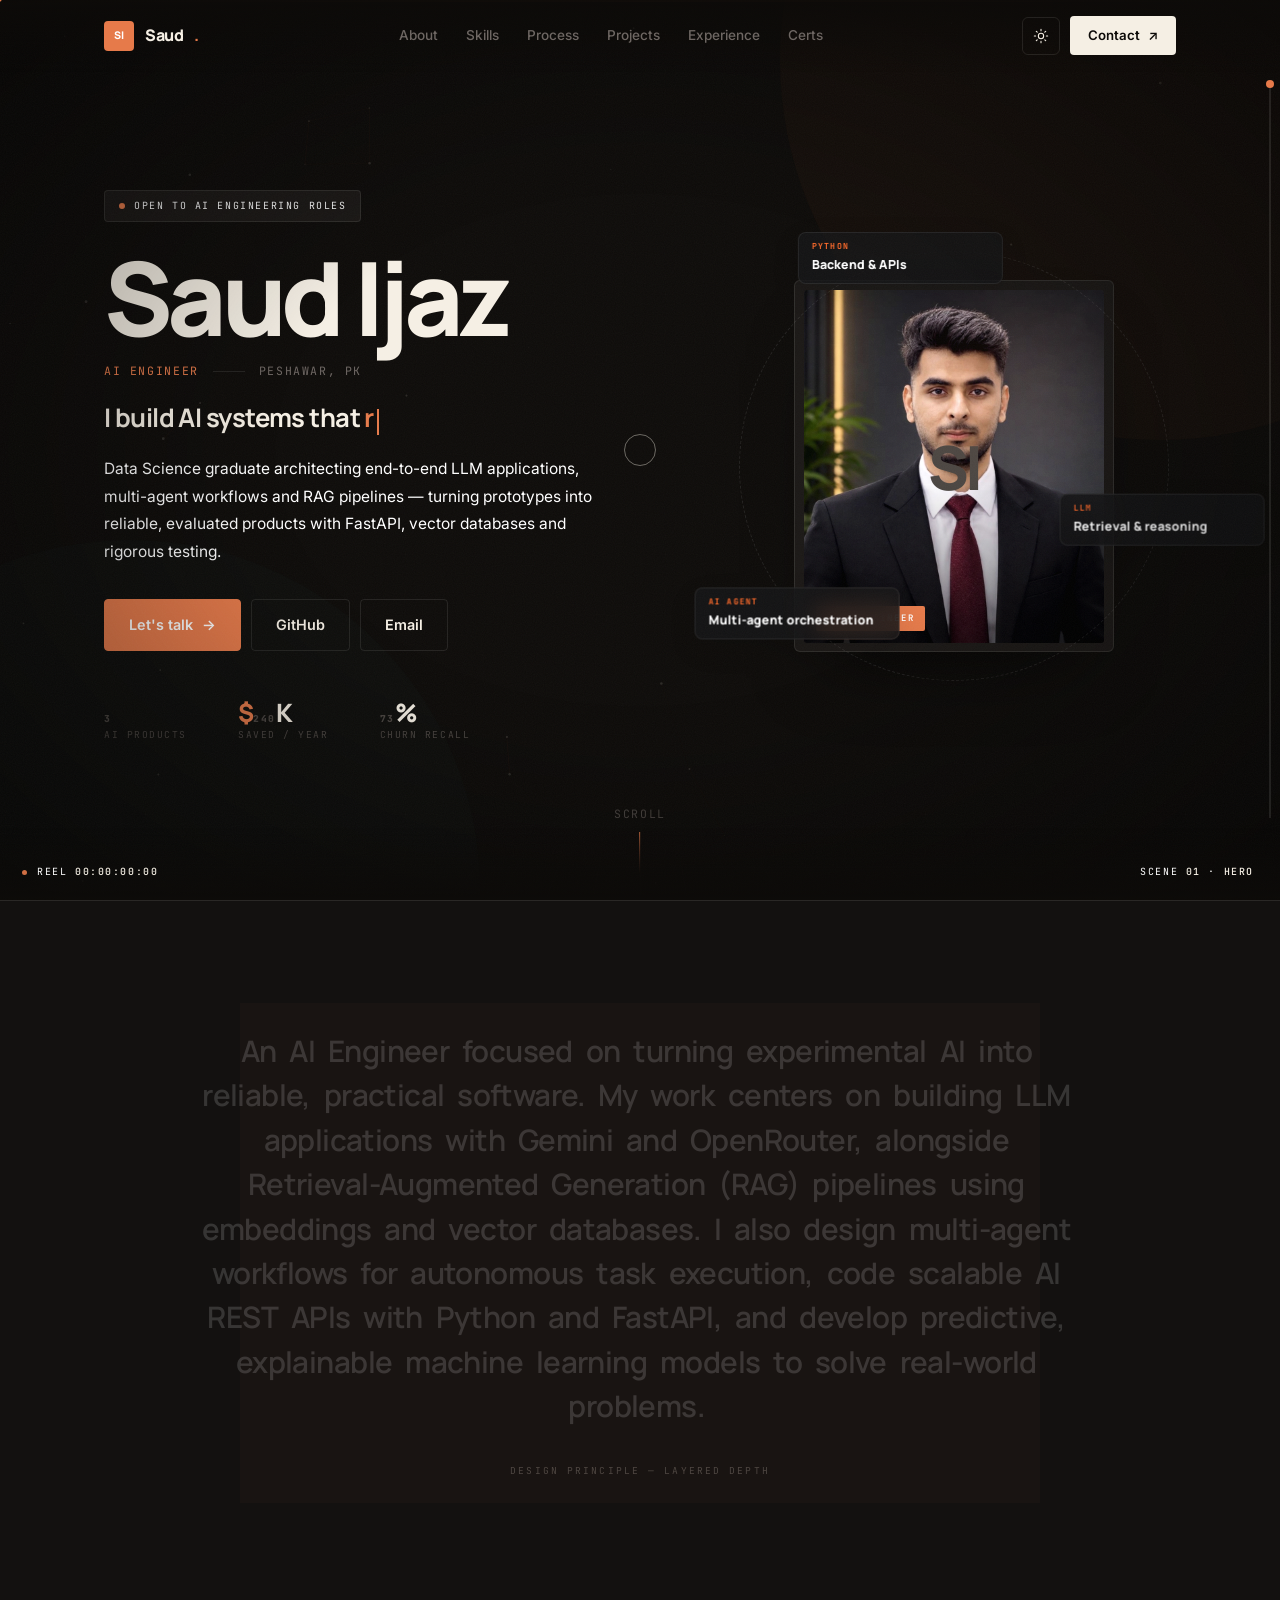
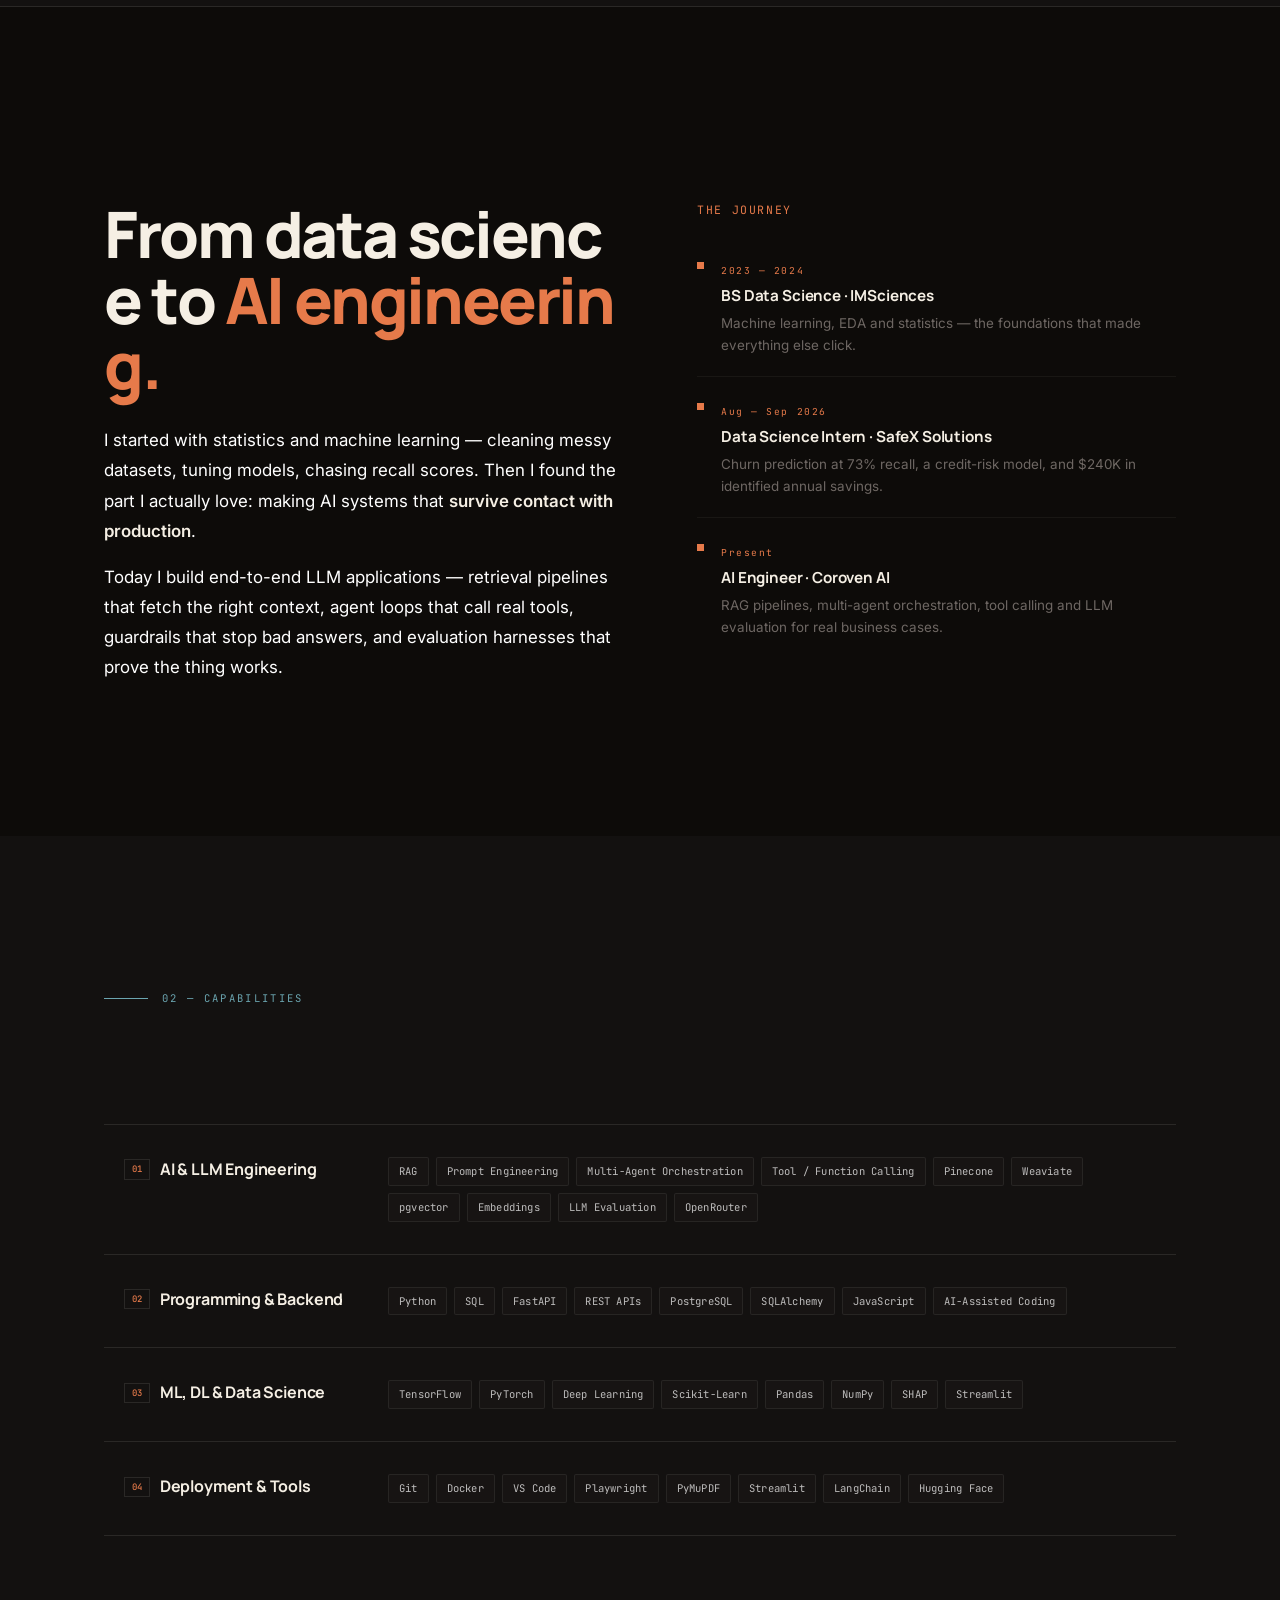
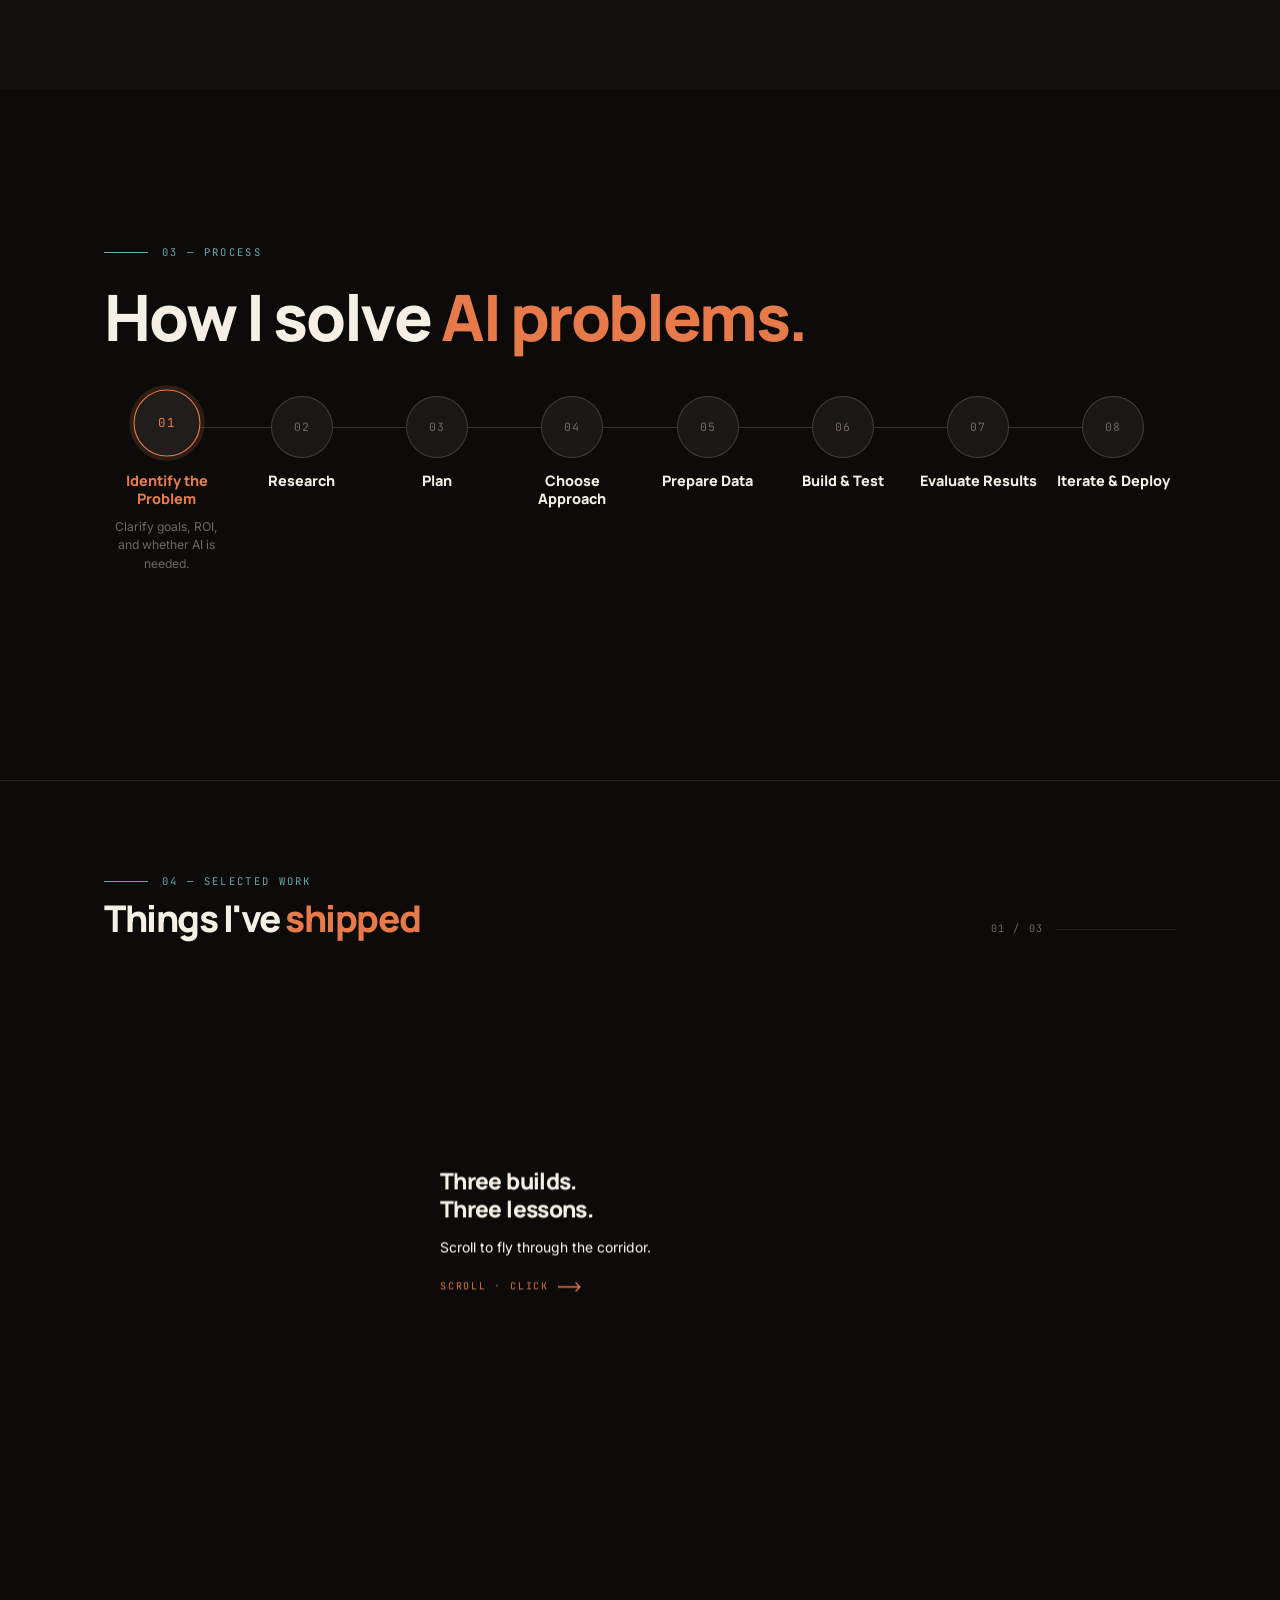
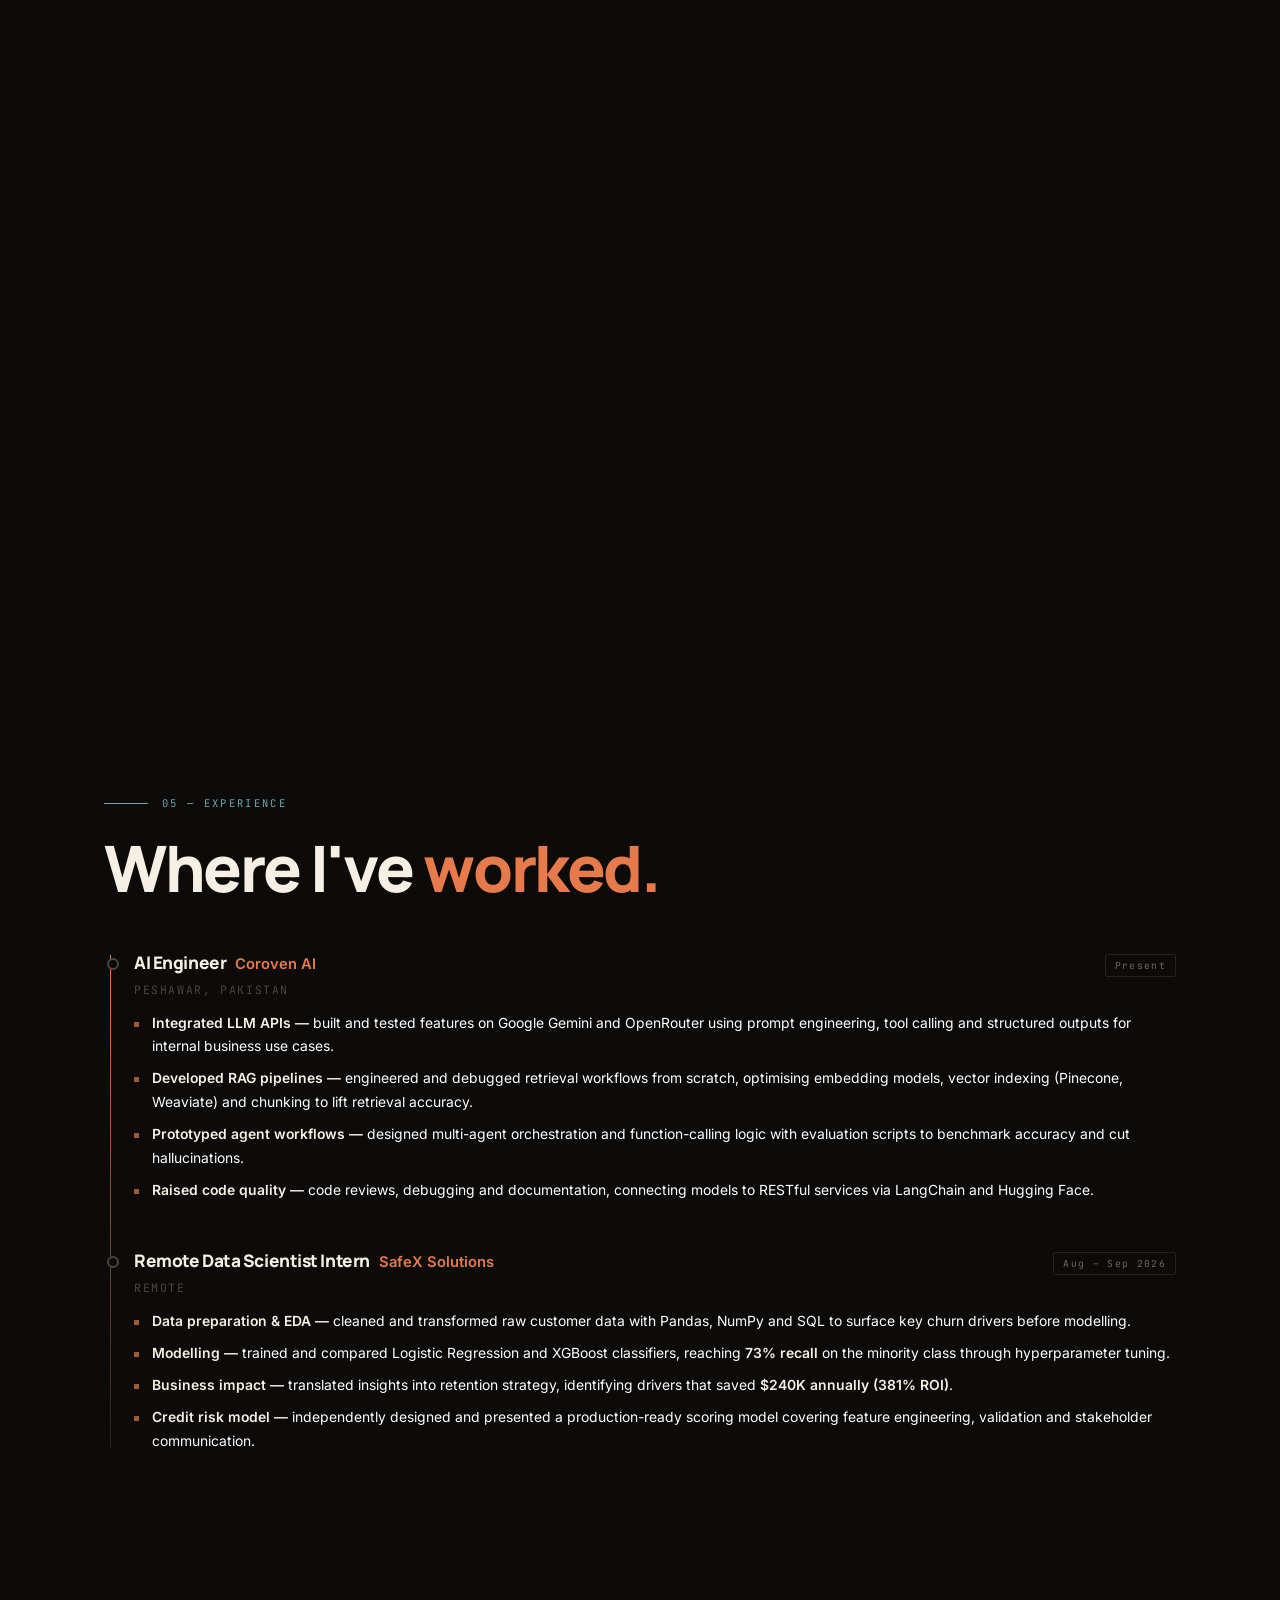
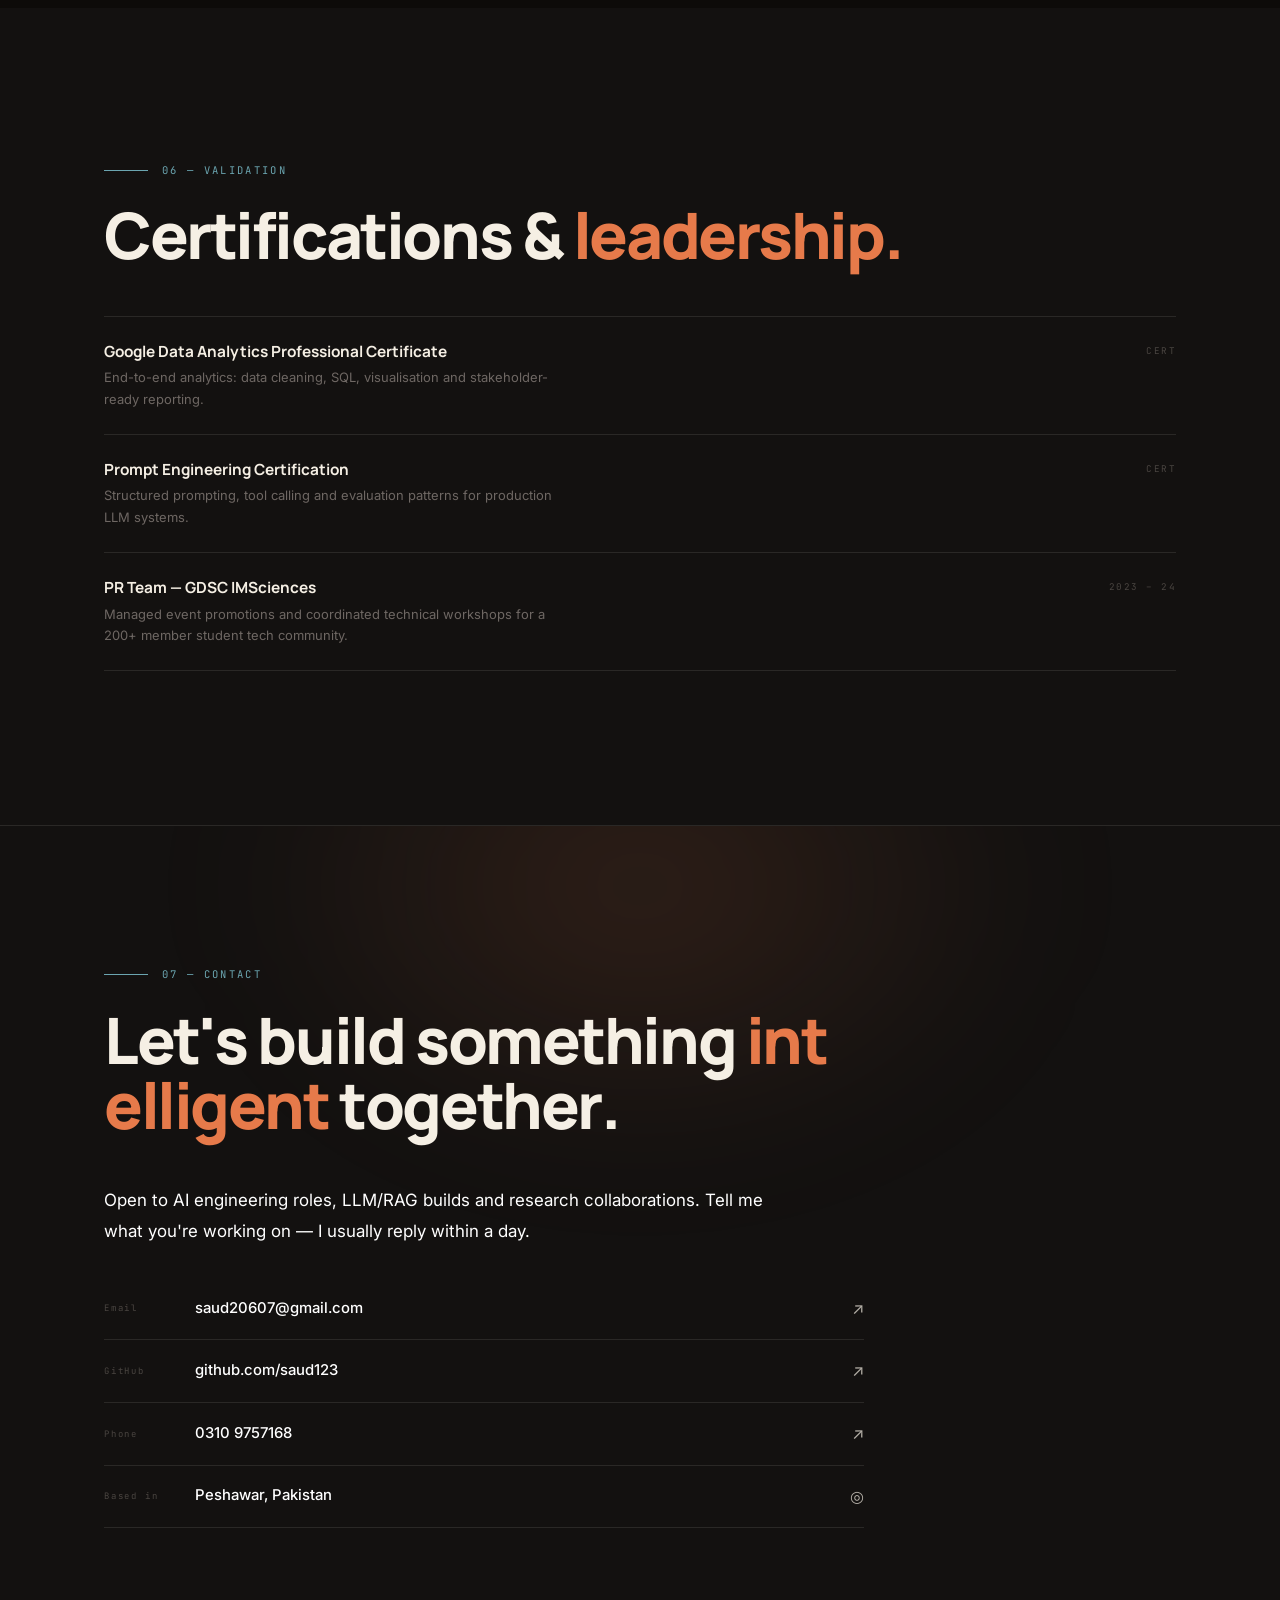
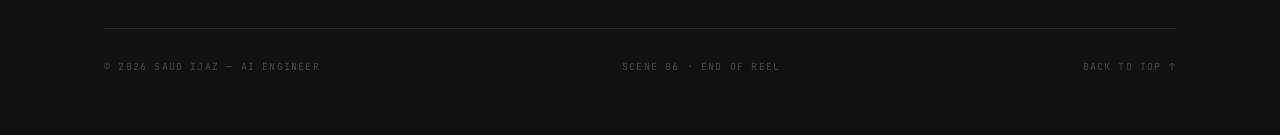
<file: Index.html>
<!DOCTYPE html>
<html lang="en">
<head>
<meta charset="UTF-8" />
<meta name="viewport" content="width=device-width, initial-scale=1" />
<title>Saud Ijaz — Junior AI Engineer</title>
<meta name="description" content="Saud Ijaz — Junior AI Engineer building LLM systems, RAG pipelines and multi-agent workflows." />
<meta name="theme-color" content="#0D0B09" />

<script>
  /* Keep the saved theme applied before styles paint to prevent a flash. */
  (function(){
    try{
      var t = localStorage.getItem('theme');
      if (t === 'light' || t === 'dark') {
        document.documentElement.setAttribute('data-theme', t);
        var meta = document.querySelector('meta[name="theme-color"]');
        if (meta) meta.setAttribute('content', t === 'light' ? '#F5F0E6' : '#0D0B09');
      } else {
        document.documentElement.setAttribute('data-theme', 'dark');
      }
    }catch(e){ document.documentElement.setAttribute('data-theme', 'dark'); }
  })();
</script>

<link rel="preconnect" href="https://fonts.googleapis.com">
<link rel="preconnect" href="https://fonts.gstatic.com" crossorigin>
<link href="https://fonts.googleapis.com/css2?family=Manrope:wght@500;600;700;800&family=Inter:wght@400;500;600&family=JetBrains+Mono:wght@400;500&display=swap" rel="stylesheet">

<link rel="stylesheet" href="style.css">
</head>
<body>

<!-- FILM LAYERS -->
<div class="film-vignette"></div>
<div class="film-grain"></div>
<div class="film-scan"></div>
<div class="frame frame-top"></div>
<div class="frame frame-bottom"></div>

<!-- PORTAL -->
<div id="portal" aria-hidden="true">
  <div class="portal-card">
    <button class="portal-close" aria-label="Close">×</button>
    <div id="portalContent"></div>
  </div>
</div>

<!-- LOADER -->
<div id="loader">
  <div class="loader-mark"><span>SAUD</span><span>IJAZ</span></div>
  <div class="loader-bar"><i id="loadBar"></i></div>
  <div class="loader-pct"><span id="loadPct">0</span>%</div>
</div>

<!-- CHROME -->
<div class="cursor" id="cursor"></div>
<div class="cursor-dot" id="cursorDot"></div>
<div id="progress"></div>

<div class="vprogress" aria-hidden="true">
  <div class="vprogress-fill" id="vprogressFill"></div>
  <div class="vprogress-dot" id="vprogressDot"></div>
</div>

<div class="reel-chrome left">
  <span class="reel-dot"></span>
  <span>REEL <b id="timecode">00:00:00:00</b></span>
</div>
<div class="reel-chrome right">
  <span>SCENE <b id="sceneLabel">01</b> · <b id="sceneName">HERO</b></span>
</div>

<!-- NAV -->
<nav class="nav" id="nav">
  <div class="wrap">
    <a href="#hero" class="brand" data-warp><span class="mark">SI</span> Saud<span class="dot">.</span></a>
    <div class="nav-links">
      <a href="#about" data-nav data-warp>About</a>
      <a href="#skills" data-nav data-warp>Skills</a>
      <a href="#process" data-nav data-warp>Process</a>
      <a href="#projects" data-nav data-warp>Projects</a>
      <a href="#experience" data-nav data-warp>Experience</a>
      <a href="#certifications" data-nav data-warp>Certs</a>
    </div>
    <div class="nav-right">
      <button class="theme-toggle" id="themeToggle" aria-label="Switch to light theme">
        <svg class="icon-sun" viewBox="0 0 24 24" fill="none" stroke="currentColor" stroke-width="1.6" stroke-linecap="round">
          <circle cx="12" cy="12" r="4"/>
          <path d="M12 2v2M12 20v2M4.93 4.93l1.41 1.41M17.66 17.66l1.41 1.41M2 12h2M20 12h2M4.93 19.07l1.41-1.41M17.66 6.34l1.41-1.41"/>
        </svg>
        <svg class="icon-moon" viewBox="0 0 24 24" fill="none" stroke="currentColor" stroke-width="1.6" stroke-linecap="round" stroke-linejoin="round">
          <path d="M21 12.79A9 9 0 1 1 11.21 3 7 7 0 0 0 21 12.79z"/>
        </svg>
      </button>
      <a href="#contact" class="nav-cta magnetic" data-warp>Contact <span>↗</span></a>
    </div>
  </div>
</nav>

<main>

<!-- HERO -->
<section class="hero" id="hero" data-scene="HERO">
  <div class="hero-bg" id="heroBg">
    <div class="grid-bg"></div>
    <canvas id="net"></canvas>
    <div class="light-copper"></div>
    <div class="light-teal"></div>
  </div>

  <div class="wrap hero-inner">
    <div class="hero-copy" id="heroCopy">
      <div class="badge reveal"><span class="dot"></span> Open to AI engineering roles</div>

      <h1 class="hero-name" data-split>Saud Ijaz</h1>

      <div class="hero-role reveal" data-delay="90">
        <span class="mono">AI Engineer</span>
        <span class="sep"></span>
        <span class="mono" style="color:var(--muted)">Peshawar, PK</span>
      </div>

      <p class="hero-tag reveal" data-delay="150">
        I build AI systems that
        <span class="typed-wrap"><span class="typed" id="typed"></span><span class="caret"></span></span>
      </p>

      <p class="hero-sub reveal" data-delay="210">
        Data Science graduate architecting end-to-end LLM applications,
        multi-agent workflows and RAG pipelines — turning prototypes into reliable,
        evaluated products with FastAPI, vector databases and rigorous testing.
      </p>

      <div class="hero-actions reveal" data-delay="270">
        <a href="#contact" class="btn btn-primary magnetic" data-warp>Let's talk <span>→</span></a>
        <a href="https://github.com/saud123" target="_blank" rel="noopener" class="btn btn-ghost magnetic">GitHub</a>
        <a href="mailto:saud20607@gmail.com" class="btn btn-ghost magnetic">Email</a>
      </div>

      <div class="hero-stats reveal" data-delay="330">
        <div><b><span data-count="3">0</span></b><span>AI products</span></div>
        <div><b><i>$</i><span data-count="240">0</span>K</b><span>Saved / year</span></div>
        <div><b><span data-count="73">0</span>%</b><span>Churn recall</span></div>
      </div>
    </div>

    <div class="hero-visual" id="heroVisual">
      <div class="portrait-frame">
        <div class="portrait" data-tilt>
          <img src="profile.jpg" alt="Portrait of Saud Ijaz"
               onerror="this.style.display='none'">
          <div class="portrait-fallback">SI</div>
          <div class="portrait-tag"><i></i> AI ENGINEER</div>
        </div>
      </div>

      <div class="hero-cap" aria-label="AI engineering capabilities">
        <article class="hero-cap-card" tabindex="0">
          <span class="hero-cap-eyebrow">LLM</span>
          <strong class="hero-cap-title">Retrieval &amp; reasoning</strong>
          <span class="hero-cap-tags"><span>RAG</span><span>Prompt engineering</span><span>Gemini 2.0</span><span>Pinecone</span><span>Evaluation harnesses</span></span>
        </article>
        <article class="hero-cap-card" tabindex="0">
          <span class="hero-cap-eyebrow">AI Agent</span>
          <strong class="hero-cap-title">Multi-agent orchestration</strong>
          <span class="hero-cap-tags"><span>LangGraph</span><span>Tool calling</span><span>OpenRouter</span><span>Task planning</span><span>Orchestration</span></span>
        </article>
        <article class="hero-cap-card" tabindex="0">
          <span class="hero-cap-eyebrow">Python</span>
          <strong class="hero-cap-title">Backend &amp; APIs</strong>
          <span class="hero-cap-tags"><span>FastAPI</span><span>REST APIs</span><span>Async Python</span><span>SQL</span><span>Docker</span></span>
        </article>
      </div>
    </div>
  </div>

  <div class="scroll-hint"><span class="mono">Scroll</span><i></i></div>
</section>

<!-- STATEMENT -->
<section class="statement cine-section" id="statement">
  <div class="wrap">
    <div class="statement-wrap" id="statementText">
      An <b>AI Engineer</b> focused on turning experimental AI into reliable, practical software. My work centers on building LLM applications with Gemini and OpenRouter, alongside Retrieval-Augmented Generation (RAG) pipelines using embeddings and vector databases. I also design multi-agent workflows for autonomous task execution, code scalable AI REST APIs with Python and FastAPI, and develop predictive, explainable machine learning models to solve real-world problems.

    </div>
    <cite class="statement-cite">Design principle — layered depth</cite>
  </div>
</section>

<!-- ABOUT -->
<section class="sec-pad cine-section" id="about" data-scene="ABOUT">
  <div class="wrap">
    <div class="eyebrow reveal">01 — About</div>
    <div class="about-grid">
      <div>
        <h2 class="sec-title reveal" data-split>From data science to <span class="accent">AI engineering.</span></h2>

        <p class="lead reveal" data-delay="90">
          I started with statistics and machine learning — cleaning messy datasets, tuning
          models, chasing recall scores. Then I found the part I actually love: making AI
          systems that <strong>survive contact with production</strong>.
        </p>
        <p class="lead reveal" data-delay="150" style="margin-top:16px">
          Today I build end-to-end LLM applications — retrieval pipelines that fetch the right
          context, agent loops that call real tools, guardrails that stop bad answers, and
          evaluation harnesses that prove the thing works.
        </p>

      </div>

      <div class="reveal" data-delay="150">
        <div class="mono" style="color:var(--accent);margin-bottom:16px">The journey</div>
        <div class="journey">
          <div class="journey-item">
            <time>2023 — 2024</time>
            <h4>BS Data Science · IMSciences</h4>
            <p>Machine learning, EDA and statistics — the foundations that made everything else click.</p>
          </div>
          <div class="journey-item">
            <time>Aug — Sep 2026</time>
            <h4>Data Science Intern · SafeX Solutions</h4>
            <p>Churn prediction at 73% recall, a credit-risk model, and $240K in identified annual savings.</p>
          </div>
          <div class="journey-item">
            <time>Present</time>
            <h4>AI Engineer · Coroven AI</h4>
            <p>RAG pipelines, multi-agent orchestration, tool calling and LLM evaluation for real business cases.</p>
          </div>
        </div>
      </div>
    </div>
  </div>
</section>

<!-- SKILLS -->
<section class="sec-pad cine-section" id="skills" data-scene="SKILLS" style="background:var(--bg-2)">
  <div class="wrap">
    <div class="eyebrow reveal">02 — Capabilities</div>
    <h2 class="sec-title reveal" data-split>What I work <span class="accent">with.</span></h2>

    <div class="skill-list">
      <div class="skill-row" data-skill>
        <h3><span class="idx">01</span> AI &amp; LLM Engineering</h3>
        <div class="tags">
          <span class="tag">RAG</span><span class="tag">Prompt Engineering</span>
          <span class="tag">Multi-Agent Orchestration</span><span class="tag">Tool / Function Calling</span>
          <span class="tag">Pinecone</span><span class="tag">Weaviate</span><span class="tag">pgvector</span>
          <span class="tag">Embeddings</span><span class="tag">LLM Evaluation</span><span class="tag">OpenRouter</span>
        </div>
      </div>

      <div class="skill-row" data-skill>
        <h3><span class="idx">02</span> Programming &amp; Backend</h3>
        <div class="tags">
          <span class="tag">Python</span><span class="tag">SQL</span><span class="tag">FastAPI</span>
          <span class="tag">REST APIs</span><span class="tag">PostgreSQL</span><span class="tag">SQLAlchemy</span>
          <span class="tag">JavaScript</span><span class="tag">AI-Assisted Coding</span>
        </div>
      </div>

      <div class="skill-row" data-skill>
        <h3><span class="idx">03</span> ML, DL &amp; Data Science</h3>
        <div class="tags">
          <span class="tag">TensorFlow</span><span class="tag">PyTorch</span><span class="tag">Deep Learning</span>
          <span class="tag">Scikit-Learn</span><span class="tag">Pandas</span><span class="tag">NumPy</span>
          <span class="tag">SHAP</span><span class="tag">Streamlit</span>
        </div>
      </div>

      <div class="skill-row" data-skill>
        <h3><span class="idx">04</span> Deployment &amp; Tools</h3>
        <div class="tags">
          <span class="tag">Git</span><span class="tag">Docker</span><span class="tag">VS Code</span>
          <span class="tag">Playwright</span><span class="tag">PyMuPDF</span><span class="tag">Streamlit</span>
          <span class="tag">LangChain</span><span class="tag">Hugging Face</span>
        </div>
      </div>
    </div>
  </div>
</section>

<!-- HOW I SOLVE AI PROBLEMS -->
<section class="solve-flow-section sec-pad cine-section" id="process" data-scene="PROCESS">
  <div class="wrap">
    <div class="eyebrow reveal">03 — Process</div>
    <h2 class="sec-title reveal" data-split>How I solve <span class="accent">AI problems.</span></h2>

    <div class="solve-flow-shell reveal is-paused" data-delay="100">
      <div class="solve-flow" role="list" aria-label="AI problem-solving process">
        <button class="solve-step" type="button" role="listitem" aria-expanded="false">
          <span class="solve-node"><span class="solve-step-num">01</span></span>
          <span class="solve-step-title">Identify the Problem</span>
          <span class="solve-step-desc">Clarify goals, ROI, and whether AI is needed.</span>
        </button>
        <button class="solve-step" type="button" role="listitem" aria-expanded="false">
          <span class="solve-node"><span class="solve-step-num">02</span></span>
          <span class="solve-step-title">Research</span>
          <span class="solve-step-desc">Audit constraints, prior solutions, and available data.</span>
        </button>
        <button class="solve-step" type="button" role="listitem" aria-expanded="false">
          <span class="solve-node"><span class="solve-step-num">03</span></span>
          <span class="solve-step-title">Plan</span>
          <span class="solve-step-desc">Set success metrics, latency, cost, and fallbacks.</span>
        </button>
        <button class="solve-step" type="button" role="listitem" aria-expanded="false">
          <span class="solve-node"><span class="solve-step-num">04</span></span>
          <span class="solve-step-title">Choose Approach</span>
          <span class="solve-step-desc">Select the simplest fit: ML, DL, RAG, or hybrid.</span>
        </button>
        <button class="solve-step" type="button" role="listitem" aria-expanded="false">
          <span class="solve-node"><span class="solve-step-num">05</span></span>
          <span class="solve-step-title">Prepare Data</span>
          <span class="solve-step-desc">Collect, clean, label or chunk, and split safely.</span>
        </button>
        <button class="solve-step" type="button" role="listitem" aria-expanded="false">
          <span class="solve-node"><span class="solve-step-num">06</span></span>
          <span class="solve-step-title">Build &amp; Test</span>
          <span class="solve-step-desc">Baseline quickly, then benchmark candidate models.</span>
        </button>
        <button class="solve-step" type="button" role="listitem" aria-expanded="false">
          <span class="solve-node"><span class="solve-step-num">07</span></span>
          <span class="solve-step-title">Evaluate Results</span>
          <span class="solve-step-desc">Measure metrics, edge cases, and failure buckets.</span>
        </button>
        <button class="solve-step" type="button" role="listitem" aria-expanded="false">
          <span class="solve-node"><span class="solve-step-num">08</span></span>
          <span class="solve-step-title">Iterate &amp; Deploy</span>
          <span class="solve-step-desc">Fix weak spots, deploy safely, and monitor feedback.</span>
        </button>
      </div>

      <div class="solve-feedback" aria-hidden="true">
        <svg viewBox="0 0 800 38" preserveAspectRatio="none"><path d="M800 4 C720 34 170 34 18 10"/></svg>
        <span class="solve-feedback-label">Live feedback loop</span>
      </div>
    </div>
  </div>
</section>

<!-- PROJECTS -->
<section class="projects" id="projects" data-scene="PROJECTS" style="height:340vh">
  <div class="corridor">
    <div class="corridor-head wrap">
      <div>
        <div class="eyebrow">04 — Selected work</div>
        <h2>Things I've <span class="accent">shipped</span></h2>
      </div>
      <div class="corridor-meter">
        <span id="hCount">01 / 03</span>
        <div class="bar"><i id="hBar"></i></div>
      </div>
    </div>

    <div class="cards-3d" id="cards3d">

      <div class="panel panel-intro">
        <h3>Three builds.<br>Three lessons.</h3>
        <p>Scroll to fly through the corridor.</p>
        <div class="hint">
          <span>SCROLL · CLICK</span>
          <svg width="24" height="11" viewBox="0 0 24 11" fill="none" aria-hidden="true">
            <path d="M0 5.5h22M17.5 1l4.5 4.5-4.5 4.5" stroke="currentColor" stroke-width="1.3"/>
          </svg>
        </div>
      </div>

      <article class="panel" data-project>
        <div class="panel-num">PROJECT 01</div>
        <h3>Full-Stack AI Dental Clinic &amp; Voice Receptionist</h3>

        <div class="glyph glyph-chat" aria-hidden="true">
          <span>Book me a cleaning</span>
          <span>Tue 10:30 confirmed ✓</span>
        </div>

        <div class="pills">
          <span class="pill">FastAPI</span><span class="pill">Next.js</span>
          <span class="pill">Gemini 2.0 Flash</span><span class="pill">PostgreSQL</span><span class="pill">pgvector</span>
        </div>
        <p><strong>Problem —</strong> Clinics lose hours to phone scheduling, and generic chatbots can't touch patient records safely.</p>
        <p><strong>Built —</strong> A FastAPI backend wiring Gemini 2.0 Flash for multi-turn clinical reasoning with custom tools (book / cancel / reschedule) over secure REST endpoints. A multilingual voice pipeline (FFmpeg STT → Gemini → ElevenLabs / gTTS) and a RAG memory system on pgvector retrieve history and summarise closed sessions.</p>
        <p><strong>Safety —</strong> A two-layer guardrail (classifier + prompt rules) blocks non-clinical queries and prevents unauthorized diagnosis.</p>
        <div class="learn"><b>Learning →</b> Guardrails are a product feature, not a patch. Edge-case evaluation mattered more than the happy path.</div>
      </article>

      <article class="panel" data-project>
        <div class="panel-num">PROJECT 02</div>
        <h3>Multi-Agent Financial Intelligence — PSX</h3>

        <div class="glyph" aria-hidden="true">
          <span class="bar"></span><span class="bar"></span><span class="bar"></span>
          <span class="bar"></span><span class="bar"></span>
        </div>

        <div class="pills">
          <span class="pill">Python</span><span class="pill">FastAPI</span>
          <span class="pill">PostgreSQL</span><span class="pill">Pinecone</span><span class="pill">Gemini</span>
        </div>
        <p><strong>Problem —</strong> Retail investors get scattered data and confident-sounding noise instead of grounded analysis.</p>
        <p><strong>Built —</strong> A supervisor agent routing to five specialists (market data, sentiment, risk, macro, RAG) in parallel. A document pipeline (Playwright → PyMuPDF OCR → Sentence-Transformers → Pinecone) indexes quarterly reports for retrieval.</p>
        <p><strong>Reliability —</strong> Three-provider fallback (Gemini → Groq → OpenRouter) with retries and rate limiting, served over FastAPI with SSE streaming to a vanilla JS frontend.</p>
        <div class="learn"><b>Learning →</b> A lookahead-safe backtest proved deterministic math — not LLM confidence — should drive the decision.</div>
      </article>

      <article class="panel" data-project>
        <div class="panel-num">PROJECT 03</div>
        <h3>Explainable Loan Default Prediction &amp; Risk Dashboard</h3>

        <div class="glyph glyph-risk" aria-hidden="true">
          <i style="--v:.8"></i><i style="--v:.55"></i><i style="--v:.7"></i>
        </div>

        <div class="pills">
          <span class="pill">Python</span><span class="pill">Scikit-Learn</span>
          <span class="pill">SHAP</span><span class="pill">Streamlit</span>
        </div>
        <p><strong>Problem —</strong> A black-box default model is useless to a risk team that must justify every rejection.</p>
        <p><strong>Built —</strong> An end-to-end pipeline over 32K+ loan records — cleaning, imputation, feature engineering — landing on a Gradient Boosting model at <strong class="hl">93.4% accuracy</strong> and <strong class="hl">0.946 AUC-ROC</strong>.</p>
        <p><strong>Explainability —</strong> SHAP values surfaced the top drivers (loan-to-income ratio, prior defaults) inside a Streamlit dashboard for real-time scoring and risk-based pricing.</p>
        <div class="learn"><b>Learning →</b> Accuracy sells the model; interpretability gets it deployed.</div>
      </article>

    </div>
  </div>
</section>

<!-- EXPERIENCE -->
<section class="sec-pad cine-section" id="experience" data-scene="EXPERIENCE">
  <div class="wrap">
    <div class="eyebrow reveal">05 — Experience</div>
    <h2 class="sec-title reveal" data-split>Where I've <span class="accent">worked.</span></h2>

    <div class="timeline">
      <div class="tl-item reveal">
        <div class="tl-head">
          <h3>AI Engineer</h3>
          <span class="co">Coroven AI</span>
          <span class="when">Present</span>
        </div>
        <div class="mono" style="color:var(--silver);margin-bottom:4px">Peshawar, Pakistan</div>
        <ul>
          <li><strong>Integrated LLM APIs —</strong> built and tested features on Google Gemini and OpenRouter using prompt engineering, tool calling and structured outputs for internal business use cases.</li>
          <li><strong>Developed RAG pipelines —</strong> engineered and debugged retrieval workflows from scratch, optimising embedding models, vector indexing (Pinecone, Weaviate) and chunking to lift retrieval accuracy.</li>
          <li><strong>Prototyped agent workflows —</strong> designed multi-agent orchestration and function-calling logic with evaluation scripts to benchmark accuracy and cut hallucinations.</li>
          <li><strong>Raised code quality —</strong> code reviews, debugging and documentation, connecting models to RESTful services via LangChain and Hugging Face.</li>
        </ul>
      </div>

      <div class="tl-item reveal" data-delay="90">
        <div class="tl-head">
          <h3>Remote Data Scientist Intern</h3>
          <span class="co">SafeX Solutions</span>
          <span class="when">Aug – Sep 2026</span>
        </div>
        <div class="mono" style="color:var(--silver);margin-bottom:4px">Remote</div>
        <ul>
          <li><strong>Data preparation &amp; EDA —</strong> cleaned and transformed raw customer data with Pandas, NumPy and SQL to surface key churn drivers before modelling.</li>
          <li><strong>Modelling —</strong> trained and compared Logistic Regression and XGBoost classifiers, reaching <strong>73% recall</strong> on the minority class through hyperparameter tuning.</li>
          <li><strong>Business impact —</strong> translated insights into retention strategy, identifying drivers that saved <strong>$240K annually (381% ROI)</strong>.</li>
          <li><strong>Credit risk model —</strong> independently designed and presented a production-ready scoring model covering feature engineering, validation and stakeholder communication.</li>
        </ul>
      </div>
    </div>
  </div>
</section>

<!-- CERTS -->
<section class="sec-pad cine-section" id="certifications" data-scene="CERTS" style="background:var(--bg-2)">
  <div class="wrap">
    <div class="eyebrow reveal">06 — Validation</div>
    <h2 class="sec-title reveal" data-split>Certifications &amp; <span class="accent">leadership.</span></h2>

    <div class="cert-list">
      <div class="cert-row reveal" data-delay="40">
        <div>
          <h4>Google Data Analytics Professional Certificate</h4>
          <p>End-to-end analytics: data cleaning, SQL, visualisation and stakeholder-ready reporting.</p>
        </div>
        <span class="yr">CERT</span>
      </div>
      <div class="cert-row reveal" data-delay="80">
        <div>
          <h4>Prompt Engineering Certification</h4>
          <p>Structured prompting, tool calling and evaluation patterns for production LLM systems.</p>
        </div>
        <span class="yr">CERT</span>
      </div>
      <div class="cert-row reveal" data-delay="120">
        <div>
          <h4>PR Team — GDSC IMSciences</h4>
          <p>Managed event promotions and coordinated technical workshops for a 200+ member student tech community.</p>
        </div>
        <span class="yr">2023 – 24</span>
      </div>
    </div>
  </div>
</section>

<!-- CONTACT -->
<section class="contact cine-section" id="contact" data-scene="CONTACT">
  <div class="wrap">
    <div class="eyebrow reveal">07 — Contact</div>
    <h2 class="sec-title reveal" data-split>Let's build something <span class="accent">intelligent</span> together.</h2>

    <div class="contact-grid">
      <div class="reveal" data-delay="70">
        <p class="lead">
          Open to AI engineering roles, LLM/RAG builds and research collaborations.
          Tell me what you're working on — I usually reply within a day.
        </p>

        <div class="contact-links">
          <a class="clink" href="mailto:saud20607@gmail.com">
            <span class="k">Email</span>
            <span class="v">saud20607@gmail.com</span>
            <span class="arrow">↗</span>
          </a>
          <a class="clink" href="https://github.com/saud123" target="_blank" rel="noopener">
            <span class="k">GitHub</span>
            <span class="v">github.com/saud123</span>
            <span class="arrow">↗</span>
          </a>
          <a class="clink" href="tel:+923109757168">
            <span class="k">Phone</span>
            <span class="v">0310 9757168</span>
            <span class="arrow">↗</span>
          </a>
          <div class="clink" style="cursor:default">
            <span class="k">Based in</span>
            <span class="v">Peshawar, Pakistan</span>
            <span class="arrow">◎</span>
          </div>
        </div>
      </div>

    </div>

    <footer>
      <div class="foot">
        <span>© <span id="year">2026</span> Saud Ijaz — AI Engineer</span>
        <span>Scene 06 · End of reel</span>
        <a href="#hero" class="to-top" data-warp>Back to top ↑</a>
      </div>
    </footer>
  </div>
</section>

</main>

<script src="index.js"></script>
</body>
</html>
</file>
<file: style.css>
/* Site-wide styles, themes, layout, and responsive states. */

/* ============================================================
   THEME SYSTEM — warm editorial · dark & light
   ============================================================ */
:root{
  /* dark defaults */
  --bg:#0D0B09;
  --bg-2:#131110;
  --surface:#1A1715;
  --surface-2:#211D1A;

  --text:#F5EFE4;
  --text-2:#ffffff;
  --muted:#6E6763;
  --silver:#4A4541;

  --accent:#E67A4A;
  --accent-2:#FFA26E;
  --accent-ink:#B5562C;
  --accent-rgb:230,122,74;

  --teal:#6BA5B0;
  --teal-rgb:107,165,176;

  --text-rgb:245,239,228;
  --bg-rgb:13,11,9;

  --line:rgba(245,239,228,.1);
  --line-soft:rgba(245,239,228,.05);
  --line-strong:rgba(245,239,228,.18);

  --film-dark:rgba(13,11,9,.92);
  --vignette:rgba(0,0,0,.55);
  --grain-blend:screen;
  --grain-opacity:.04;
  --loader-bg:#050505;

  --shadow-heavy:0 40px 80px -40px rgba(0,0,0,.95);
  --shadow-heavier:0 60px 140px -40px rgba(0,0,0,.98);

  --font-h:'Manrope',system-ui,sans-serif;
  --font-b:'Inter',system-ui,sans-serif;
  --font-m:'JetBrains Mono',monospace;

  --ease:cubic-bezier(.16,1,.3,1);
  --nav-h:72px;

  --vel:0;
  --vel-px:0px;
  --scroll:0;
  --progress:0;
}

[data-theme="light"]{
  --bg:#F5F0E6;
  --bg-2:#EDE7DA;
  --surface:#FFFFFF;
  --surface-2:#FBF7EE;

  --text:#1A1614;
  --text-2:#4A423C;
  --muted:#7A6F68;
  --silver:#A89E95;

  --accent:#C24E1F;
  --accent-2:#E17A3D;
  --accent-ink:#8F3716;
  --accent-rgb:194,78,31;

  --teal:#3D7A88;
  --teal-rgb:61,122,136;

  --text-rgb:26,22,20;
  --bg-rgb:245,240,230;

  --line:rgba(26,22,20,.12);
  --line-soft:rgba(26,22,20,.06);
  --line-strong:rgba(26,22,20,.2);

  --film-dark:rgba(245,240,230,.95);
  --vignette:rgba(90,50,20,.14);
  --grain-blend:multiply;
  --grain-opacity:.05;
  --loader-bg:#EDE7DA;

  --shadow-heavy:0 40px 80px -40px rgba(60,40,20,.35);
  --shadow-heavier:0 60px 140px -40px rgba(60,40,20,.45);
}

/* smooth theme transition */
html.theme-transitioning,
html.theme-transitioning *{
  transition:
    background-color .38s ease,
    color .38s ease,
    border-color .38s ease,
    box-shadow .38s ease !important;
}

*,*::before,*::after{box-sizing:border-box;margin:0;padding:0}
html{scroll-behavior:smooth;-webkit-text-size-adjust:100%}
body{
  background:var(--bg);color:var(--text);
  font-family:var(--font-b);font-size:16px;line-height:1.6;font-weight:400;
  overflow-x:hidden;
  -webkit-font-smoothing:antialiased;
}
img{display:block;max-width:100%}
a{color:inherit;text-decoration:none}
button,input,textarea{font:inherit;color:inherit}
::selection{background:var(--accent);color:#fff}
:focus-visible{outline:2px solid var(--accent);outline-offset:3px;border-radius:4px}

/* ============================================================
   FILM LAYERS
   ============================================================ */
.film-grain,
.film-vignette,
.film-scan{
  position:fixed;inset:0;pointer-events:none;z-index:80;
}
.film-grain{
  opacity:var(--grain-opacity);mix-blend-mode:var(--grain-blend);
  background-image:url("data:image/svg+xml,%3Csvg xmlns='http://www.w3.org/2000/svg' width='260' height='260'%3E%3Cfilter id='n'%3E%3CfeTurbulence type='fractalNoise' baseFrequency='.9' numOctaves='3'/%3E%3C/filter%3E%3Crect width='260' height='260' filter='url(%23n)'/%3E%3C/svg%3E");
}
.film-vignette{
  background:radial-gradient(ellipse at center, transparent 40%, var(--vignette) 100%);
  opacity:calc(.7 + var(--vel) * .3);
  transition:opacity .2s linear;
}
.film-scan{
  height:2px;top:0;bottom:auto;left:0;right:0;
  background:linear-gradient(90deg, transparent, rgba(var(--accent-rgb),.18), transparent);
  animation:scan 9s linear infinite;
}
@keyframes scan{
  0%{transform:translateY(0)}
  100%{transform:translateY(100vh)}
}
.frame{position:fixed;left:0;right:0;height:72px;z-index:85;pointer-events:none}
.frame-top{top:0;background:linear-gradient(180deg, var(--film-dark), transparent)}
.frame-bottom{bottom:0;background:linear-gradient(0deg, var(--film-dark), transparent)}

/* ============================================================
   PROGRESS — horizontal + vertical
   ============================================================ */
#progress{
  position:fixed;top:0;left:0;height:1.5px;width:0;z-index:120;
  background:var(--accent);
  transition:width .12s linear;
}

.vprogress{
  position:fixed;
  top:calc(var(--nav-h) + 12px);
  bottom:82px;
  right:9px;
  width:2px;
  background:var(--line);
  z-index:106;
  pointer-events:none;
}
.vprogress-fill{
  position:absolute;
  top:0;left:0;right:0;
  height:0;
  background:var(--accent);
}
.vprogress-dot{
  position:absolute;
  left:50%;
  top:0;
  width:8px;height:8px;
  margin-left:-4px;
  border-radius:50%;
  background:var(--accent);
  transform:translateY(-50%);
  transition:top .05s linear;
}
@media(max-width:768px){
  .vprogress{right:5px;bottom:92px}
}

/* ============================================================
   LIVE CHROME
   ============================================================ */
.reel-chrome{
  position:fixed;bottom:20px;z-index:111;pointer-events:none;
  font-family:var(--font-m);font-size:.62rem;letter-spacing:.16em;
  color:var(--text-2);text-transform:uppercase;
  display:flex;align-items:center;gap:10px;
}
.reel-chrome.left{left:22px}
.reel-chrome.right{right:26px}
.reel-dot{
  width:5px;height:5px;border-radius:50%;background:var(--accent);
  opacity:.9;
}
.reel-chrome b{color:var(--text);font-weight:500}
@media(max-width:640px){.reel-chrome{display:none}}

/* ============================================================
   LAYOUT
   ============================================================ */
.wrap{width:100%;max-width:1160px;margin:0 auto;padding:0 clamp(20px,4vw,44px)}
section{position:relative;scroll-margin-top:var(--nav-h)}
.sec-pad{padding:clamp(96px,12vw,170px) 0}

.mono{font-family:var(--font-m);font-size:.72rem;letter-spacing:.14em;text-transform:uppercase}

.eyebrow{
  display:flex;align-items:center;gap:14px;
  font-family:var(--font-m);font-size:.66rem;letter-spacing:.22em;
  text-transform:uppercase;color:var(--teal);margin-bottom:24px;
}
.eyebrow::before{content:'';width:44px;height:1px;background:var(--teal)}

.sec-title{
  font-family:var(--font-h);font-weight:800;
  font-size:clamp(2.1rem,5.6vw,4rem);
  line-height:1.02;letter-spacing:-.038em;margin-bottom:28px;
  color:var(--text);
  transition:color .2s ease;
}
.accent{color:var(--accent)}
.lead{color:var(--text-2);max-width:60ch;font-size:clamp(1rem,1.4vw,1.06rem);line-height:1.78}
.lead strong{color:var(--text);font-weight:600}

/* ============================================================
   PRELOADER
   ============================================================ */
#loader{
  position:fixed;inset:0;z-index:9999;
  background:var(--loader-bg);color:var(--text);
  display:flex;flex-direction:column;align-items:center;justify-content:center;gap:26px;
  transition:opacity .6s var(--ease),visibility .6s,background-color .38s ease,color .38s ease;
}
#loader.done{opacity:0;visibility:hidden}
.loader-mark{
  font-family:var(--font-h);font-weight:800;
  font-size:clamp(1.6rem,4.6vw,2.4rem);letter-spacing:-.05em;
  display:flex;gap:.3em;overflow:hidden;
}
.loader-mark span{display:inline-block;transform:translateY(110%);animation:up .8s var(--ease) forwards}
.loader-mark span:nth-child(2){animation-delay:.06s;color:var(--accent)}
@keyframes up{to{transform:translateY(0)}}
.loader-bar{width:min(240px,56vw);height:1.5px;background:var(--line);overflow:hidden}
.loader-bar i{display:block;height:100%;width:0;background:var(--accent);transition:width .22s linear}
.loader-pct{font-family:var(--font-m);font-size:.66rem;letter-spacing:.24em;color:var(--silver)}

/* ============================================================
   CURSOR
   ============================================================ */
.cursor,.cursor-dot{position:fixed;top:0;left:0;pointer-events:none;z-index:9500;opacity:0}
.cursor{
  width:32px;height:32px;border:1px solid rgba(var(--text-rgb),.4);border-radius:50%;
  transform:translate(-50%,-50%);
  transition:width .22s var(--ease),height .22s var(--ease),background .22s,border-color .22s,opacity .2s;
}
.cursor-dot{
  width:3px;height:3px;background:var(--accent);border-radius:50%;
  transform:translate(-50%,-50%);transition:transform .12s,opacity .2s;
}
.cursor.grow{
  width:56px;height:56px;background:rgba(var(--accent-rgb),.14);
  border-color:var(--accent);
}
@media (hover:hover) and (pointer:fine){
  body.cursor-ready{cursor:none}
  body.cursor-ready a,body.cursor-ready button,body.cursor-ready .magnetic,body.cursor-ready .panel{cursor:none}
  body.cursor-ready .cursor,body.cursor-ready .cursor-dot{opacity:1}
}

/* ============================================================
   NAV
   ============================================================ */
.nav{
  position:fixed;top:0;left:0;right:0;height:var(--nav-h);z-index:110;
  display:flex;align-items:center;
  transition:background .35s,border-color .35s;
  border-bottom:1px solid transparent;
}
.nav.scrolled{
  background:color-mix(in srgb, var(--bg) 78%, transparent);
  backdrop-filter:blur(8px);
  -webkit-backdrop-filter:blur(8px);
  border-bottom-color:var(--line);
}
.nav .wrap{display:flex;align-items:center;justify-content:space-between;gap:20px}
.brand{display:flex;align-items:center;gap:11px;font-family:var(--font-h);font-weight:800;letter-spacing:-.025em;font-size:1rem;color:var(--text)}
.brand .mark{
  width:30px;height:30px;border-radius:4px;display:grid;place-items:center;
  background:var(--accent);color:#fff;
  font-size:.66rem;font-weight:800;
  box-shadow:none;
}
[data-theme="light"] .brand .mark{color:#fff}
.brand .dot{color:var(--accent)}

.nav-links{display:flex;align-items:center;gap:2px}
.nav-links a{
  position:relative;padding:9px 13px;border-radius:4px;
  font-size:.85rem;font-weight:500;color:var(--muted);
  transition:color .25s;
}
.nav-links a::after{
  content:'';position:absolute;left:13px;right:13px;bottom:4px;height:1.5px;
  background:var(--accent);border-radius:2px;
  transform:scaleX(0);transform-origin:left;
  transition:transform .3s var(--ease);
}
.nav-links a:hover{color:var(--text)}
.nav-links a:hover::after,.nav-links a.active::after{transform:scaleX(1)}
.nav-links a.active{color:var(--text)}

.nav-right{display:flex;align-items:center;gap:10px}

.theme-toggle{
  position:relative;
  width:38px;height:38px;border-radius:6px;
  background:transparent;border:1px solid var(--line);
  color:var(--text);cursor:pointer;
  display:grid;place-items:center;
  transition:background .25s,border-color .25s,color .25s,transform .25s;
  overflow:hidden;
}
.theme-toggle:hover{background:var(--surface);border-color:var(--line-strong);transform:translateY(-1px)}
.theme-toggle svg{
  position:absolute;
  width:16px;height:16px;
  transition:opacity .3s var(--ease),transform .35s var(--ease);
}
.theme-toggle .icon-sun{opacity:1;transform:rotate(0) scale(1)}
.theme-toggle .icon-moon{opacity:0;transform:rotate(-90deg) scale(.6)}
[data-theme="light"] .theme-toggle .icon-sun{opacity:0;transform:rotate(90deg) scale(.6)}
[data-theme="light"] .theme-toggle .icon-moon{opacity:1;transform:rotate(0) scale(1)}

.nav-cta{
  display:inline-flex;align-items:center;gap:8px;
  padding:9px 18px;border-radius:4px;
  background:var(--text);color:var(--bg);
  font-weight:600;font-size:.83rem;
  transition:background .25s,transform .25s,color .25s;
}
.nav-cta:hover{background:var(--accent);color:#fff;transform:translateY(-1px)}
.nav-cta span{transition:transform .25s}
.nav-cta:hover span{transform:translate(2px,-2px)}
@media(max-width:880px){.nav-links{display:none}}

/* ============================================================
   BUTTONS
   ============================================================ */
.btn{
  position:relative;display:inline-flex;align-items:center;gap:9px;
  padding:13px 24px;border-radius:4px;font-weight:600;font-size:.9rem;
  border:1px solid var(--line);color:var(--text-2);
  transition:background .25s,color .25s,border-color .25s,transform .25s;
}
.btn span{transition:transform .25s}
.btn:hover span{transform:translateX(3px)}
.btn-primary{
  background:var(--accent);border-color:var(--accent);color:#fff;
  box-shadow:none;
}
.btn-primary:hover{background:var(--accent-2);border-color:var(--accent-2);transform:translateY(-1px);box-shadow:none}
.btn-ghost{color:var(--text)}
.btn-ghost:hover{background:var(--surface);border-color:var(--line-strong);color:var(--text)}

/* ============================================================
   SPLIT TEXT + REVEALS
   ============================================================ */
.char{
  display:inline-block;
  transform:translateY(110%) scale(1.6);
  opacity:0;filter:blur(10px);
  transition:transform .9s var(--ease),opacity .7s var(--ease),filter .9s var(--ease);
}
.split-in .char{transform:translateY(0) scale(1);opacity:1;filter:blur(0)}

.reveal{opacity:0;transform:translateY(28px);transition:opacity .8s var(--ease),transform .8s var(--ease)}
.reveal.in{opacity:1;transform:none}

/* ============================================================
   HERO
   ============================================================ */
.hero{
  position:relative;
  min-height:100svh;display:flex;align-items:center;
  padding:calc(var(--nav-h) + 40px) 0 80px;
  overflow:hidden;
  background:var(--bg);
  isolation:isolate;
}
.hero-bg{position:absolute;inset:0;z-index:0;overflow:hidden;will-change:transform}
.grid-bg{
  position:absolute;left:50%;bottom:-20%;top:-20%;
  width:200%;transform:translateX(-50%) perspective(900px) rotateX(64deg);
  transform-origin:center bottom;
  background-image:
    linear-gradient(var(--line-soft) 1px, transparent 1px),
    linear-gradient(90deg, var(--line-soft) 1px, transparent 1px);
  background-size:80px 80px;
  mask-image:linear-gradient(180deg, transparent 10%, #000 55%, transparent 95%);
  -webkit-mask-image:linear-gradient(180deg, transparent 10%, #000 55%, transparent 95%);
  opacity:.5;
}
.light-copper{
  position:absolute;width:760px;height:760px;border-radius:50%;
  background:rgba(var(--accent-rgb),.035);
  top:-320px;right:-260px;filter:blur(0);
  animation:breathe 16s ease-in-out infinite;
}
.light-teal{
  position:absolute;width:700px;height:700px;border-radius:50%;
  background:rgba(var(--teal-rgb),.025);
  bottom:-340px;left:-220px;filter:blur(0);
  animation:breathe 20s ease-in-out infinite reverse;
}
@keyframes breathe{0%,100%{transform:scale(1);opacity:.75}50%{transform:scale(1.15);opacity:1}}

#net{position:absolute;inset:0;width:100%;height:100%;opacity:.32}

.hero-inner{
  position:relative;z-index:2;display:grid;
  grid-template-columns:1.12fr .88fr;gap:clamp(30px,5vw,64px);align-items:center;
}
@media(max-width:980px){.hero-inner{grid-template-columns:1fr;gap:64px}}

.hero-copy{position:relative;z-index:2;will-change:transform,opacity}
.hero-visual{position:relative;z-index:1;display:grid;place-items:center;min-height:440px, max-height:600px;will-change:transform,opacity}

.badge{
  display:inline-flex;align-items:center;gap:9px;
  padding:7px 14px;border-radius:4px;
  border:1px solid var(--line);background:var(--surface);
  font-family:var(--font-m);font-size:.62rem;letter-spacing:.16em;
  text-transform:uppercase;color:var(--text-2);margin-bottom:28px;
}
.badge .dot{width:6px;height:6px;border-radius:50%;background:var(--accent);
  box-shadow:none}

.hero-name{
  font-family:var(--font-h);font-weight:800;
  font-size:clamp(3rem,8.8vw,6.4rem);
  line-height:.92;letter-spacing:-.055em;
  margin-bottom:18px;color:var(--text);
  transition:color .2s ease;
}
.hero-role{display:flex;align-items:center;gap:14px;flex-wrap:wrap;color:var(--accent);margin-bottom:20px}
.hero-role .sep{width:32px;height:1px;background:var(--line)}

.hero-tag{
  font-family:var(--font-h);font-weight:700;
  font-size:clamp(1.15rem,2.4vw,1.6rem);line-height:1.35;
  letter-spacing:-.022em;margin-bottom:20px;max-width:26ch;color:var(--text);
}
.typed-wrap{display:inline}
.typed{color:var(--accent)}
.caret{
  display:inline-block;width:2px;height:1em;
  background:var(--accent);margin-left:3px;vertical-align:text-bottom;
  animation:blink 1s steps(2) infinite;
}
@keyframes blink{50%{opacity:0}}

.hero-sub{color:var(--text-2);max-width:52ch;font-size:.97rem;line-height:1.78;margin-bottom:34px}
.hero-actions{display:flex;flex-wrap:wrap;gap:10px;margin-bottom:48px}

.hero-stats{display:flex;gap:clamp(22px,4vw,52px);flex-wrap:wrap}
.hero-stats div{display:flex;flex-direction:column;gap:1px}
.hero-stats b{font-family:var(--font-h);font-weight:800;font-size:1.58rem;letter-spacing:-.035em;line-height:1.1;color:var(--text)}
.hero-stats b i{font-style:normal;color:var(--accent)}
.hero-stats span{font-family:var(--font-m);font-size:.6rem;letter-spacing:.16em;text-transform:uppercase;color:var(--silver)}

.portrait-frame{
  position:relative;z-index:2;padding:9px;border-radius:6px;
  background:var(--surface);
  border:1px solid var(--line);
  box-shadow:var(--shadow-heavy);
  transition:border-color .25s var(--ease),box-shadow .25s var(--ease),transform .25s var(--ease);
}
.portrait-frame:hover,
.hero-visual:has(.hero-cap-card:hover) .portrait-frame{
  border-color:rgba(var(--accent-rgb),.72);
  box-shadow:var(--shadow-heavy),0 0 0 1px rgba(var(--accent-rgb),.12);
  transform:translateY(-4px);
}
.portrait{
  position:relative;width:min(300px,66vw);aspect-ratio:4/4.7;
  border-radius:3px;overflow:hidden;
  background:var(--surface-2);
  transform-style:preserve-3d;will-change:transform;
}
.portrait img{
  width:100%;height:100%;object-fit:cover;object-position:50% 16%;
  transition:transform .55s var(--ease),filter .55s;
  filter:saturate(.9) contrast(1.05);
}
.portrait:hover img{transform:scale(1.04);filter:saturate(1) contrast(1.08)}
.portrait-fallback{
  position:absolute;inset:0;display:grid;place-items:center;
  font-family:var(--font-h);font-weight:800;font-size:3.8rem;color:var(--silver);letter-spacing:-.05em;
}
.portrait::before{
  content:'';position:absolute;inset:0;z-index:1;pointer-events:none;
  background:radial-gradient(circle at 72% 22%,rgba(var(--accent-rgb),.12),transparent 38%);
  opacity:.65;transition:opacity .35s var(--ease),background .35s var(--ease);
}
.portrait::after{
  content:'';position:absolute;inset:0;pointer-events:none;
  background:linear-gradient(180deg,transparent 55%,rgba(0,0,0,.55) 100%);
}
.portrait-frame:hover .portrait::before,
.hero-visual:has(.hero-cap-card:hover) .portrait::before{
  opacity:1;
  background:radial-gradient(circle at 72% 22%,rgba(var(--accent-rgb),.32),transparent 42%);
}
.portrait-frame:hover .portrait img,
.hero-visual:has(.hero-cap-card:hover) .portrait img{
  transform:scale(1.055);
  filter:saturate(1.12) contrast(1.1);
}
.portrait-tag{
  position:absolute;left:12px;bottom:12px;z-index:2;
  display:inline-flex;align-items:center;gap:7px;
  font-family:var(--font-m);font-size:.56rem;letter-spacing:.22em;
  color:#fff;padding:5px 10px;border-radius:2px;
  background:var(--accent);font-weight:600;
}
.portrait-tag i{width:5px;height:5px;border-radius:50%;background:#fff;display:block}

.hero-cap{
  display:flex;flex-direction:column;gap:12px;
  width:min(300px,66vw);margin-top:12px;
  position:relative;z-index:3;
}
.hero-cap-card{
  display:flex;flex-direction:column;gap:0;
  width:100%;padding:14px 16px;border-radius:8px;
  background:rgba(20,20,22,.85);
  border:1px solid rgba(255,255,255,.08);
  backdrop-filter:blur(12px);
  -webkit-backdrop-filter:blur(12px);
  box-shadow:0 10px 28px rgba(0,0,0,.12);
  transition:width .65s cubic-bezier(.22,.61,.36,1),padding .65s cubic-bezier(.22,.61,.36,1),transform .65s cubic-bezier(.22,.61,.36,1),border-color .45s ease,box-shadow .45s ease;
}
.hero-cap-card:hover{
  transform:translateY(-3px);
  border-color:rgba(var(--accent-rgb),.38);
  box-shadow:0 14px 32px rgba(0,0,0,.22);
}
.hero-cap-eyebrow{
  font-family:var(--font-m);font-size:.58rem;font-weight:700;
  line-height:1.2;letter-spacing:.14em;text-transform:uppercase;
  color:#ff6b2b;
}
.hero-cap-title{
  font-family:var(--font-h);font-size:.92rem;font-weight:800;
  line-height:1.25;color:#fff;margin-top:5px;
}
.hero-cap-tags{
  display:flex;flex-wrap:wrap;gap:5px;
  max-height:0;opacity:0;overflow:hidden;
  padding-top:0;border-top:1px solid transparent;
  transition:max-height .65s cubic-bezier(.22,.61,.36,1),opacity .45s ease,padding-top .65s cubic-bezier(.22,.61,.36,1),border-color .45s ease;
}
.hero-cap-tags span{
  font-family:var(--font-m);font-size:.58rem;line-height:1.35;
  color:#a1a1aa;padding:3px 6px;border-radius:4px;
  border:1px solid rgba(255,255,255,.07);background:rgba(255,255,255,.025);
  opacity:0;transform:translateY(7px);
  transition:opacity .38s ease,transform .55s cubic-bezier(.22,.61,.36,1);
}
.hero-cap-tags span:nth-child(2){transition-delay:.07s}
.hero-cap-tags span:nth-child(3){transition-delay:.14s}
.hero-cap-tags span:nth-child(4){transition-delay:.21s}
.hero-cap-tags span:nth-child(5){transition-delay:.28s}
.hero-cap-card:hover .hero-cap-tags,
.hero-cap-card:focus-visible .hero-cap-tags{
  max-height:90px;opacity:1;padding-top:8px;
  border-top-color:rgba(255,107,43,.18);
}
.hero-cap-card:hover .hero-cap-tags span,
.hero-cap-card:focus-visible .hero-cap-tags span{
  opacity:1;transform:translateY(0);
}
@media(min-width:900px){
  .hero-visual{min-height:520px}
  .hero-cap{
    position:absolute;inset:0;width:100%;margin:0;
    display:block;pointer-events:none;
  }
  .hero-cap::before{
    content:'';position:absolute;z-index:-1;
    left:50%;top:50%;width:430px;height:430px;
    transform:translate(-50%,-50%);
    border:1px dashed rgba(255,255,255,.09);
    border-radius:50%;
    box-shadow:none;
  }
  .hero-cap-card{
    position:absolute;width:205px;min-height:0;padding:9px 13px;
    gap:0;pointer-events:auto;z-index:4;
    offset-path:circle(215px at 50% 50%);offset-rotate:0deg;
  }
  .hero-cap-card:nth-child(1){offset-distance:4%;animation:orbit-card-a 240s linear infinite}
  .hero-cap-card:nth-child(2){offset-distance:38%;animation:orbit-card-b 240s linear infinite}
  .hero-cap-card:nth-child(3){offset-distance:71%;animation:orbit-card-c 240s linear infinite}
  .hero-cap-card:hover,
  .hero-cap-card:focus-visible{
    width:220px;padding:12px 14px;z-index:6;
    transform:translateY(-2px);
    animation-play-state:paused;
  }
  .hero-cap-eyebrow{font-size:.52rem}
  .hero-cap-title{font-size:.78rem;margin-top:5px}
  .hero-cap-tags{font-size:.58rem;line-height:1.42}
}
@keyframes orbit-card-a{from{offset-distance:4%}to{offset-distance:104%}}
@keyframes orbit-card-b{from{offset-distance:38%}to{offset-distance:138%}}
@keyframes orbit-card-c{from{offset-distance:71%}to{offset-distance:171%}}
@media (hover:none),(max-width:899px){
  .hero-cap-tags{
    max-height:90px;opacity:1;padding-top:8px;
    border-top-color:rgba(255,107,43,.18);
  }
}

.scroll-hint{
  position:absolute;left:50%;bottom:26px;transform:translateX(-50%);
  display:flex;flex-direction:column;align-items:center;gap:9px;z-index:3;
  color:var(--silver);
}
.scroll-hint i{
  display:block;width:1px;height:42px;
  background:linear-gradient(180deg,var(--accent),transparent);
  animation:drop 2s ease-in-out infinite;
}
@keyframes drop{
  0%{transform:scaleY(0);transform-origin:top}
  45%{transform:scaleY(1);transform-origin:top}
  55%{transform:scaleY(1);transform-origin:bottom}
  100%{transform:scaleY(0);transform-origin:bottom}
}

/* ============================================================
   CINEMATIC SECTION
   ============================================================ */
.cine-section{transform:translateZ(0);will-change:opacity,transform,filter}
@media (prefers-reduced-motion: no-preference){
  @supports (animation-timeline: view()){
    .cine-section{
      animation:dof linear both;
      animation-timeline:view();
      animation-range:entry 0% exit 100%;
    }
    @keyframes dof{
      0%  { filter:blur(8px); opacity:0; transform:scale(.94) translateY(60px); }
      18% { filter:blur(0);   opacity:1; transform:scale(1)   translateY(0);    }
      82% { filter:blur(0);   opacity:1; transform:scale(1)   translateY(0);    }
      100%{ filter:blur(8px); opacity:0; transform:scale(.96) translateY(-40px);}
    }
  }
}

/* ============================================================
   STATEMENT
   ============================================================ */
.statement{
  background:var(--bg-2);
  border-top:1px solid var(--line);
  border-bottom:1px solid var(--line);
  padding:clamp(72px,10vw,130px) 0;
  position:relative;overflow:hidden;
}
.statement::before{
  content:'';position:absolute;top:50%;left:50%;
  width:800px;height:500px;transform:translate(-50%,-50%);
  background:rgba(var(--accent-rgb),.025);pointer-events:none;
}
.statement-wrap{
  max-width:900px;margin:0 auto;position:relative;z-index:1;
  font-family:var(--font-h);font-weight:600;
  font-size:clamp(1.15rem,2.6vw,1.85rem);
  line-height:1.5;letter-spacing:-.02em;
  color:var(--text-2);text-align:center;
}
.statement-wrap .w{
  display:inline-block;
  opacity:.15;color:var(--text-2);
  transition:opacity .15s linear,color .15s linear;
  margin-right:.25em;
}
.statement-wrap .w.hot{
  opacity:1;color:var(--text);
  text-decoration:underline;text-decoration-color:rgba(var(--accent-rgb),.55);text-underline-offset:5px;
}
.statement-cite{
  display:block;margin-top:34px;text-align:center;
  font-family:var(--font-m);font-size:.6rem;letter-spacing:.22em;
  color:var(--silver);font-style:normal;text-transform:uppercase;
}

/* ============================================================
   ABOUT
   ============================================================ */
.about-grid{display:grid;grid-template-columns:1.05fr .95fr;gap:clamp(30px,5vw,72px);align-items:start}
@media(max-width:900px){.about-grid{grid-template-columns:1fr}}

.journey{display:flex;flex-direction:column}
.journey-item{
  position:relative;padding:20px 0 20px 24px;
  border-bottom:1px solid var(--line-soft);
}
.journey-item:last-child{border-bottom:none}
.journey-item::before{
  content:'';position:absolute;left:0;top:26px;width:7px;height:7px;
  background:var(--accent);
  box-shadow:none;
}
.journey-item time{font-family:var(--font-m);font-size:.6rem;letter-spacing:.16em;color:var(--accent)}
.journey-item h4{font-family:var(--font-h);font-size:.95rem;font-weight:700;letter-spacing:-.01em;margin-top:2px;color:var(--text)}
.journey-item p{color:var(--muted);font-size:.84rem;margin-top:4px;line-height:1.65}

/* ============================================================
   SKILLS — scroll-activated rows
   ============================================================ */
.skill-list{
  display:flex;flex-direction:column;
  border-top:1px solid var(--line);
  margin-top:8px;
}
.skill-row{
  position:relative;
  display:grid;grid-template-columns:240px 1fr;
  gap:24px;padding:32px 20px 32px 20px;
  border-bottom:1px solid var(--line);
  align-items:start;
  transition:
    padding-left .55s var(--ease),
    background .55s var(--ease),
    border-color .55s var(--ease);
}
@media(max-width:760px){.skill-row{grid-template-columns:1fr;gap:12px}}

/* left accent rail that grows on activation */
.skill-row::before{
  content:'';
  position:absolute;
  left:0;top:0;bottom:0;
  width:2px;
  background:var(--accent);
  transform:scaleY(0);
  transform-origin:top;
  transition:transform .65s var(--ease);
  box-shadow:none;
}
.skill-row.active{
  padding-left:34px;
  background:linear-gradient(90deg, rgba(var(--accent-rgb),.07), transparent 45%);
  border-color:rgba(var(--accent-rgb),.22);
}
.skill-row.active::before{ transform:scaleY(1); }

.skill-row h3{
  display:flex;align-items:center;gap:10px;
  font-family:var(--font-h);font-size:1rem;font-weight:700;letter-spacing:-.01em;
  color:var(--text);
  transition:color .55s var(--ease),transform .55s var(--ease);
}
.skill-row.active h3{
  color:var(--accent);
  transform:translateX(2px);
}
.skill-row h3 .idx{
  font-family:var(--font-m);font-size:.56rem;font-weight:500;
  color:var(--accent);
  border:1px solid var(--line);
  padding:2px 7px;
  transition:
    background .55s var(--ease),
    color .55s var(--ease),
    border-color .55s var(--ease),
    box-shadow .55s var(--ease);
}
.skill-row.active h3 .idx{
  background:var(--accent);
  color:#fff;
  border-color:var(--accent);
  box-shadow:0 0 18px rgba(var(--accent-rgb),.55);
}

.tags{display:flex;flex-wrap:wrap;gap:7px;transition:opacity .55s var(--ease)}
.skill-row:not(.active) .tags{opacity:.72}
.skill-row.active .tags{opacity:1}

.tag{
  font-family:var(--font-m);font-size:.66rem;letter-spacing:.02em;
  padding:5px 10px;border-radius:2px;color:var(--text-2);
  background:var(--surface);border:1px solid var(--line);
  transition:background .25s,color .25s,border-color .25s;
}
.skill-row.active .tag{
  border-color:rgba(var(--accent-rgb),.35);
  color:var(--text);
}
.tag:hover{background:var(--accent);color:#fff;border-color:var(--accent)}

/* ============================================================
   AI PROBLEM-SOLVING FLOW
   ============================================================ */
.solve-flow-section{background:var(--bg);border-bottom:1px solid var(--line)}
.solve-flow-shell{position:relative;margin-top:46px;padding-bottom:54px}
.solve-flow{
  display:grid;grid-template-columns:repeat(8,minmax(118px,1fr));
  align-items:start;gap:10px;position:relative;
}
.solve-flow::before{
  content:'';position:absolute;left:5.5%;right:5.5%;top:31px;height:1px;
  background:var(--line-strong);
}
.solve-flow::after{
  content:'';position:absolute;left:5.5%;top:31px;width:89%;height:2px;
  background:var(--accent);transform:scaleX(0);transform-origin:left;
}
.solve-flow-shell.auto-running .solve-flow::after{
  animation:solve-progress 6s linear infinite;
  animation-delay:var(--solve-delay,0s);
}
.solve-flow-shell.is-paused .solve-flow::after{animation-play-state:paused}
@keyframes solve-progress{to{transform:scaleX(1)}}
.solve-step{
  position:relative;z-index:2;min-width:0;cursor:pointer;
  border:0;background:transparent;color:var(--text);text-align:left;
  font-family:inherit;padding:0 2px;
}
.solve-node{
  width:62px;height:62px;margin:0 auto 14px;border-radius:50%;
  display:grid;place-items:center;background:var(--surface);border:1px solid var(--line-strong);
  transition:transform .55s var(--ease),border-color .45s,background .45s,box-shadow .45s;
}
.solve-step-num{font-family:var(--font-m);font-size:.72rem;letter-spacing:.08em;color:var(--muted)}
.solve-step-title{display:block;font-family:var(--font-h);font-size:.9rem;font-weight:800;line-height:1.3;text-align:center}
.solve-step-desc{
  display:block;max-height:0;opacity:0;overflow:hidden;margin:8px auto 0;
  max-width:132px;font-size:.76rem;line-height:1.5;color:var(--muted);text-align:center;
  transition:max-height .55s var(--ease),opacity .35s ease,transform .55s var(--ease),margin .55s var(--ease);
  transform:translateY(-5px);
}
.solve-step:hover .solve-node,.solve-step:focus-visible .solve-node,.solve-step.active .solve-node{
  transform:translateY(-4px) scale(1.08);border-color:var(--accent);background:var(--surface-2);
  box-shadow:0 0 0 4px rgba(var(--accent-rgb),.16);
}
.solve-step.active .solve-node{animation:solve-node-arrive .55s var(--ease) both}
@keyframes solve-node-arrive{
  0%{transform:translateY(0) scale(.96)}
  65%{transform:translateY(-6px) scale(1.13)}
  100%{transform:translateY(-4px) scale(1.08)}
}
.solve-step:hover .solve-step-num,.solve-step:focus-visible .solve-step-num,.solve-step.active .solve-step-num{color:var(--accent)}
.solve-step.active .solve-step-title{color:var(--accent)}
.solve-step:hover .solve-step-desc,.solve-step:focus-visible .solve-step-desc,.solve-step.active .solve-step-desc{
  max-height:90px;opacity:1;margin-top:9px;transform:translateY(0);
}
.solve-feedback{
  position:absolute;right:3.5%;bottom:8px;width:64%;height:38px;
  opacity:0;pointer-events:none;
  transition:opacity .45s ease;
}
.solve-feedback svg{width:100%;height:100%;overflow:visible}
.solve-feedback path{fill:none;stroke:var(--accent);stroke-width:1;stroke-dasharray:4 5;opacity:.7}
.solve-feedback-label{
  position:absolute;right:0;bottom:-2px;font-family:var(--font-m);font-size:.56rem;
  letter-spacing:.12em;text-transform:uppercase;color:var(--accent);background:var(--bg);padding-left:8px;
}
.solve-flow-shell.feedback-visible .solve-feedback{opacity:1}
.solve-step{opacity:0;transform:translateX(-18px);animation:solve-step-in 1s var(--ease) forwards}
.solve-step:nth-child(1){animation-delay:.18s}.solve-step:nth-child(2){animation-delay:.27s}
.solve-step:nth-child(3){animation-delay:.36s}.solve-step:nth-child(4){animation-delay:.45s}
.solve-step:nth-child(5){animation-delay:.54s}.solve-step:nth-child(6){animation-delay:.63s}
.solve-step:nth-child(7){animation-delay:.72s}.solve-step:nth-child(8){animation-delay:.81s}
@keyframes solve-step-in{to{opacity:1;transform:translateX(0)}}
@media(max-width:900px){
  .solve-flow-shell{overflow-x:auto;padding-bottom:58px;scrollbar-width:thin}
  .solve-flow{width:1040px;padding:0 8px}
  .solve-flow::before{left:58px;right:auto;width:calc(100% - 116px)}
  .solve-flow::after{left:58px;width:calc(100% - 116px)}
  .solve-feedback{right:25px;width:70%}
}
@media(prefers-reduced-motion:reduce){
  .solve-flow::after,.solve-step{animation:none!important}.solve-step{opacity:1;transform:none}
}

/* ============================================================
   3D CORRIDOR
   ============================================================ */
.projects{position:relative;background:var(--bg)}
.corridor{
  position:sticky;top:0;height:100svh;
  overflow:hidden;
  display:grid;place-items:center;
  perspective:1400px;
  perspective-origin:50% 50%;
}
.corridor-head{
  position:absolute;top:calc(var(--nav-h) + 20px);left:0;right:0;z-index:8;
  display:flex;align-items:flex-end;justify-content:space-between;gap:20px;
}
.corridor-head .eyebrow{margin-bottom:10px}
.corridor-head h2{
  font-family:var(--font-h);font-weight:800;
  font-size:clamp(1.5rem,3.4vw,2.3rem);letter-spacing:-.04em;line-height:1.02;
  color:var(--text);
}
.corridor-meter{display:flex;align-items:center;gap:12px;flex-shrink:0}
.corridor-meter .bar{width:120px;height:1.5px;background:var(--line);overflow:hidden}
.corridor-meter .bar i{display:block;height:100%;width:0;background:var(--accent);transition:width .08s linear}
.corridor-meter span{font-family:var(--font-m);font-size:.64rem;letter-spacing:.16em;color:var(--muted)}
@media(max-width:760px){.corridor-meter{display:none}}

.cards-3d{
  position:relative;width:min(760px,90vw);height:560px;
  transform-style:preserve-3d;
  z-index:4;
}

.panel{
  position:absolute;top:50%;left:50%;
  width:min(720px,88vw);
  border:1px solid var(--line-strong);
  background:var(--surface);
  padding:clamp(24px,3vw,36px);
  border-radius:4px;
  will-change:transform,opacity,filter;
  transform:translate(-50%,-50%) translateZ(2000px);
  opacity:0;
  backface-visibility:hidden;
  box-shadow:var(--shadow-heavy);
  cursor:pointer;
}
.panel-intro{
  cursor:default;
  width:min(400px,80vw);
  background:none;border:none;box-shadow:none;padding:0;
  transform:translate(-50%,-50%) translateZ(0);
  opacity:1;text-align:left;
}
.panel-intro h3{
  font-family:var(--font-h);font-size:clamp(1.4rem,2.8vw,1.95rem);
  font-weight:800;letter-spacing:-.04em;line-height:1.06;color:var(--text);
  margin-bottom:12px;
}
.panel-intro p{color:var(--muted);font-size:.88rem;max-width:34ch}
.hint{
  display:flex;align-items:center;gap:9px;color:var(--accent);
  font-family:var(--font-m);font-size:.62rem;letter-spacing:.18em;margin-top:18px;
}
.hint svg{animation:nudge 2s ease-in-out infinite}
@keyframes nudge{0%,100%{transform:translateX(0)}50%{transform:translateX(7px)}}

.panel-num{
  display:inline-flex;align-items:center;gap:9px;
  font-family:var(--font-m);font-size:.62rem;letter-spacing:.2em;
  color:var(--accent);margin-bottom:12px;
}
.panel-num::after{content:'';width:36px;height:1px;background:var(--accent)}
.panel h3{
  font-family:var(--font-h);font-size:clamp(1.1rem,2vw,1.42rem);
  font-weight:800;letter-spacing:-.028em;line-height:1.22;
  margin-bottom:14px;max-width:24ch;color:var(--text);
}
.pills{display:flex;flex-wrap:wrap;gap:6px;margin-bottom:16px}
.pill{
  font-family:var(--font-m);font-size:.6rem;letter-spacing:.03em;
  padding:4px 9px;border-radius:2px;
  color:var(--accent);
  background:rgba(var(--accent-rgb),.1);
  border:1px solid rgba(var(--accent-rgb),.28);
}
.panel p{color:var(--text-2);font-size:.87rem;line-height:1.72;margin-bottom:9px}
.panel p strong{color:var(--text);font-weight:600}
.panel p strong.hl{color:var(--accent)}
.panel .learn{
  margin-top:16px;padding-top:14px;
  border-top:1px solid var(--line-soft);
  font-family:var(--font-m);font-size:.7rem;color:var(--muted);line-height:1.6;
}
.panel .learn b{color:var(--text-2);font-weight:500}

.glyph{
  height:96px;margin-bottom:18px;border-radius:3px;
  border:1px solid var(--line);background:var(--bg-2);
  display:flex;align-items:center;justify-content:center;gap:10px;padding:14px;
}
.glyph .bar{width:16px;border-radius:2px;background:var(--accent);opacity:.5}
.glyph .bar:nth-child(1){height:28px;opacity:.28}
.glyph .bar:nth-child(2){height:48px;opacity:.5}
.glyph .bar:nth-child(3){height:66px;opacity:.9}
.glyph .bar:nth-child(4){height:42px;opacity:.4}
.glyph .bar:nth-child(5){height:56px;opacity:.7}
.glyph.glyph-chat{flex-direction:column;align-items:flex-start;gap:6px;padding:14px 18px}
.glyph.glyph-chat span{
  display:inline-block;padding:6px 10px;border-radius:4px;
  border:1px solid var(--line);font-family:var(--font-m);
  font-size:.58rem;color:var(--text-2);background:var(--surface);
}
.glyph.glyph-chat span:nth-child(2){
  align-self:flex-end;background:var(--accent);color:#fff;border-color:transparent;font-weight:600;
}
.glyph.glyph-risk{gap:8px;padding:16px}
.glyph.glyph-risk i{
  display:block;height:8px;border-radius:2px;
  background:var(--line);flex:1;position:relative;overflow:hidden;
}
.glyph.glyph-risk i::after{
  content:'';position:absolute;inset:0;background:var(--accent);opacity:.6;
  transform-origin:left;transform:scaleX(var(--v,.6));
}

/* ============================================================
   EXPERIENCE
   ============================================================ */
.timeline{position:relative;padding-left:30px;margin-top:48px}
.timeline::before{
  content:'';position:absolute;left:6px;top:6px;bottom:6px;width:1px;
  background:linear-gradient(180deg,var(--accent),var(--line));
}
.tl-item{position:relative;padding-bottom:44px}
.tl-item:last-child{padding-bottom:0}
.tl-item::before{
  content:'';position:absolute;left:-27px;top:9px;width:12px;height:12px;border-radius:50%;
  background:var(--bg);border:2px solid var(--silver);
  transition:background .25s,border-color .25s,box-shadow .25s;
}
.tl-item:hover::before{background:var(--accent);border-color:var(--accent);box-shadow:0 0 20px rgba(var(--accent-rgb),.7)}
.tl-head{display:flex;flex-wrap:wrap;align-items:baseline;gap:9px;margin-bottom:4px}
.tl-head h3{font-family:var(--font-h);font-size:1.08rem;font-weight:800;letter-spacing:-.025em;color:var(--text)}
.tl-head .co{color:var(--accent);font-weight:600;font-size:.92rem}
.tl-head .when{
  margin-left:auto;font-family:var(--font-m);font-size:.6rem;letter-spacing:.14em;
  color:var(--muted);padding:3px 9px;border:1px solid var(--line);
  border-radius:2px;white-space:nowrap;
}
.tl-item ul{list-style:none;display:flex;flex-direction:column;gap:8px;margin-top:12px}
.tl-item li{position:relative;padding-left:18px;color:var(--text-2);font-size:.87rem;line-height:1.72}
.tl-item li::before{
  content:'';position:absolute;left:0;top:10px;width:5px;height:5px;
  background:var(--accent);opacity:.7;
}
.tl-item li strong{color:var(--text);font-weight:600}

/* ============================================================
   CERTS
   ============================================================ */
.cert-list{display:flex;flex-direction:column;border-top:1px solid var(--line);margin-top:48px}
.cert-row{
  display:grid;grid-template-columns:1fr auto;gap:20px;
  padding:24px 0;border-bottom:1px solid var(--line);
  align-items:start;
  transition:padding-left .3s;
}
.cert-row:hover{padding-left:12px}
.cert-row h4{font-family:var(--font-h);font-size:.96rem;font-weight:700;line-height:1.4;margin-bottom:5px;color:var(--text)}
.cert-row p{color:var(--muted);font-size:.81rem;line-height:1.65;max-width:56ch}
.cert-row .yr{
  font-family:var(--font-m);font-size:.58rem;letter-spacing:.16em;color:var(--silver);
  white-space:nowrap;padding-top:3px;
}

/* ============================================================
   CONTACT
   ============================================================ */
.contact{
  background:var(--bg-2);color:var(--text);
  padding:clamp(88px,11vw,140px) 0 0;
  position:relative;overflow:hidden;
  border-top:1px solid var(--line);
}
.contact::before{
  content:'';position:absolute;top:-240px;left:50%;transform:translateX(-50%);
  width:900px;height:600px;
  background:radial-gradient(ellipse,rgba(var(--accent-rgb),.14),transparent 65%);
  filter:blur(70px);pointer-events:none;
}
.contact .wrap{position:relative;z-index:2}
.contact .sec-title{color:var(--text);max-width:17ch}
.contact .accent{color:var(--accent)}
.contact .lead{color:var(--text-2)}

.contact-grid{
  display:grid;grid-template-columns:minmax(0,760px);
  align-items:start;margin-top:48px;
}
@media(max-width:900px){.contact-grid{grid-template-columns:1fr}}

.contact-links{display:flex;flex-direction:column;margin-top:32px}
.clink{
  display:flex;align-items:center;gap:15px;
  padding:18px 0;border-bottom:1px solid var(--line);
  transition:padding-left .3s var(--ease),color .25s;
}
.clink:hover{padding-left:10px;color:var(--accent)}
.clink .k{
  font-family:var(--font-m);font-size:.56rem;letter-spacing:.2em;
  color:var(--silver);width:76px;flex-shrink:0;
}
.clink .v{font-size:.93rem;font-weight:500;color:var(--text-2)}
.clink:hover .v{color:var(--accent)}
.clink .arrow{margin-left:auto;transition:transform .25s;opacity:.7}
.clink:hover .arrow{transform:translate(3px,-3px);opacity:1}

form{display:flex;flex-direction:column;gap:13px}
.field{position:relative}
.field label{
  position:absolute;left:16px;top:16px;pointer-events:none;
  font-family:var(--font-m);font-size:.62rem;letter-spacing:.14em;
  text-transform:uppercase;color:var(--silver);
  transition:all .25s var(--ease);
}
.field input,.field textarea{
  width:100%;padding:26px 16px 12px;border-radius:3px;
  background:color-mix(in srgb, var(--surface) 60%, transparent);
  border:1px solid var(--line-strong);
  color:var(--text);font-size:.9rem;outline:none;resize:none;
  transition:border-color .25s,background .25s,box-shadow .25s;
}
.field input:focus,.field textarea:focus{
  border-color:var(--accent);
  background:rgba(var(--accent-rgb),.05);
  box-shadow:0 0 0 3px rgba(var(--accent-rgb),.12);
}
.field input:focus+label,.field textarea:focus+label,
.field input:not(:placeholder-shown)+label,.field textarea:not(:placeholder-shown)+label{
  top:9px;font-size:.52rem;color:var(--accent);letter-spacing:.2em;
}
.field textarea{min-height:130px}

.submit-btn{
  position:relative;display:inline-flex;align-items:center;justify-content:center;gap:9px;
  padding:16px 30px;border-radius:3px;border:none;
  background:var(--accent);color:#fff;
  font-weight:600;font-size:.9rem;
  transition:background .25s,transform .25s,box-shadow .25s;
  box-shadow:0 14px 36px -14px rgba(var(--accent-rgb),.9);
}
.submit-btn:hover{background:var(--accent-2);transform:translateY(-2px);box-shadow:0 22px 48px -14px rgba(var(--accent-rgb),1)}
.form-note{
  font-family:var(--font-m);font-size:.62rem;letter-spacing:.1em;
  color:var(--silver);text-align:center;min-height:17px;transition:color .25s;
}
.form-note.ok{color:#4caf7a}

footer{
  margin-top:clamp(56px,8vw,100px);
  border-top:1px solid var(--line);padding:30px 0 60px;
}
.foot{
  display:flex;flex-wrap:wrap;gap:14px;align-items:center;justify-content:space-between;
  font-family:var(--font-m);font-size:.62rem;letter-spacing:.12em;
  text-transform:uppercase;color:var(--silver);
}
.to-top{display:inline-flex;align-items:center;gap:7px;transition:color .25s}
.to-top:hover{color:var(--accent)}

/* ============================================================
   PORTAL
   ============================================================ */
#portal{
  position:fixed;inset:0;z-index:800;
  display:grid;place-items:center;
  padding:5vh 5vw;
  background:color-mix(in srgb, var(--bg) 88%, transparent);
  opacity:0;visibility:hidden;
  transition:opacity .4s var(--ease),visibility .4s;
  backdrop-filter:blur(6px);
  -webkit-backdrop-filter:blur(6px);
}
#portal.open{opacity:1;visibility:visible}
.portal-card{
  position:relative;
  width:min(820px,100%);max-height:90vh;overflow-y:auto;
  background:var(--surface);
  border:1px solid var(--line-strong);
  border-radius:4px;
  padding:clamp(28px,4vw,52px);
  transform:scale(.6);opacity:0;
  transition:transform .7s var(--ease),opacity .4s var(--ease);
  box-shadow:var(--shadow-heavier);
}
#portal.open .portal-card{transform:scale(1);opacity:1}
.portal-close{
  position:absolute;top:16px;right:16px;
  width:38px;height:38px;border-radius:2px;
  background:var(--surface-2);border:1px solid var(--line);
  color:var(--text);font-size:1.1rem;cursor:pointer;
  display:grid;place-items:center;
  transition:background .25s,transform .25s;
}
.portal-close:hover{background:var(--accent);color:#fff;transform:rotate(90deg)}

/* ============================================================
   REDUCED MOTION
   ============================================================ */
@media (prefers-reduced-motion:reduce){
  *,*::before,*::after{
    animation-duration:.001ms !important;animation-iteration-count:1 !important;
    transition-duration:.001ms !important;scroll-behavior:auto !important;
  }
  .char{transform:none;opacity:1;filter:none}
  .reveal{opacity:1;transform:none}
  .cine-section{opacity:1 !important;filter:none !important;transform:none !important;animation:none !important}
  .statement-wrap .w{opacity:1 !important;color:var(--text) !important}
  .panel{opacity:1 !important;transform:translate(-50%,-50%) !important;filter:none !important}
}
</file>
